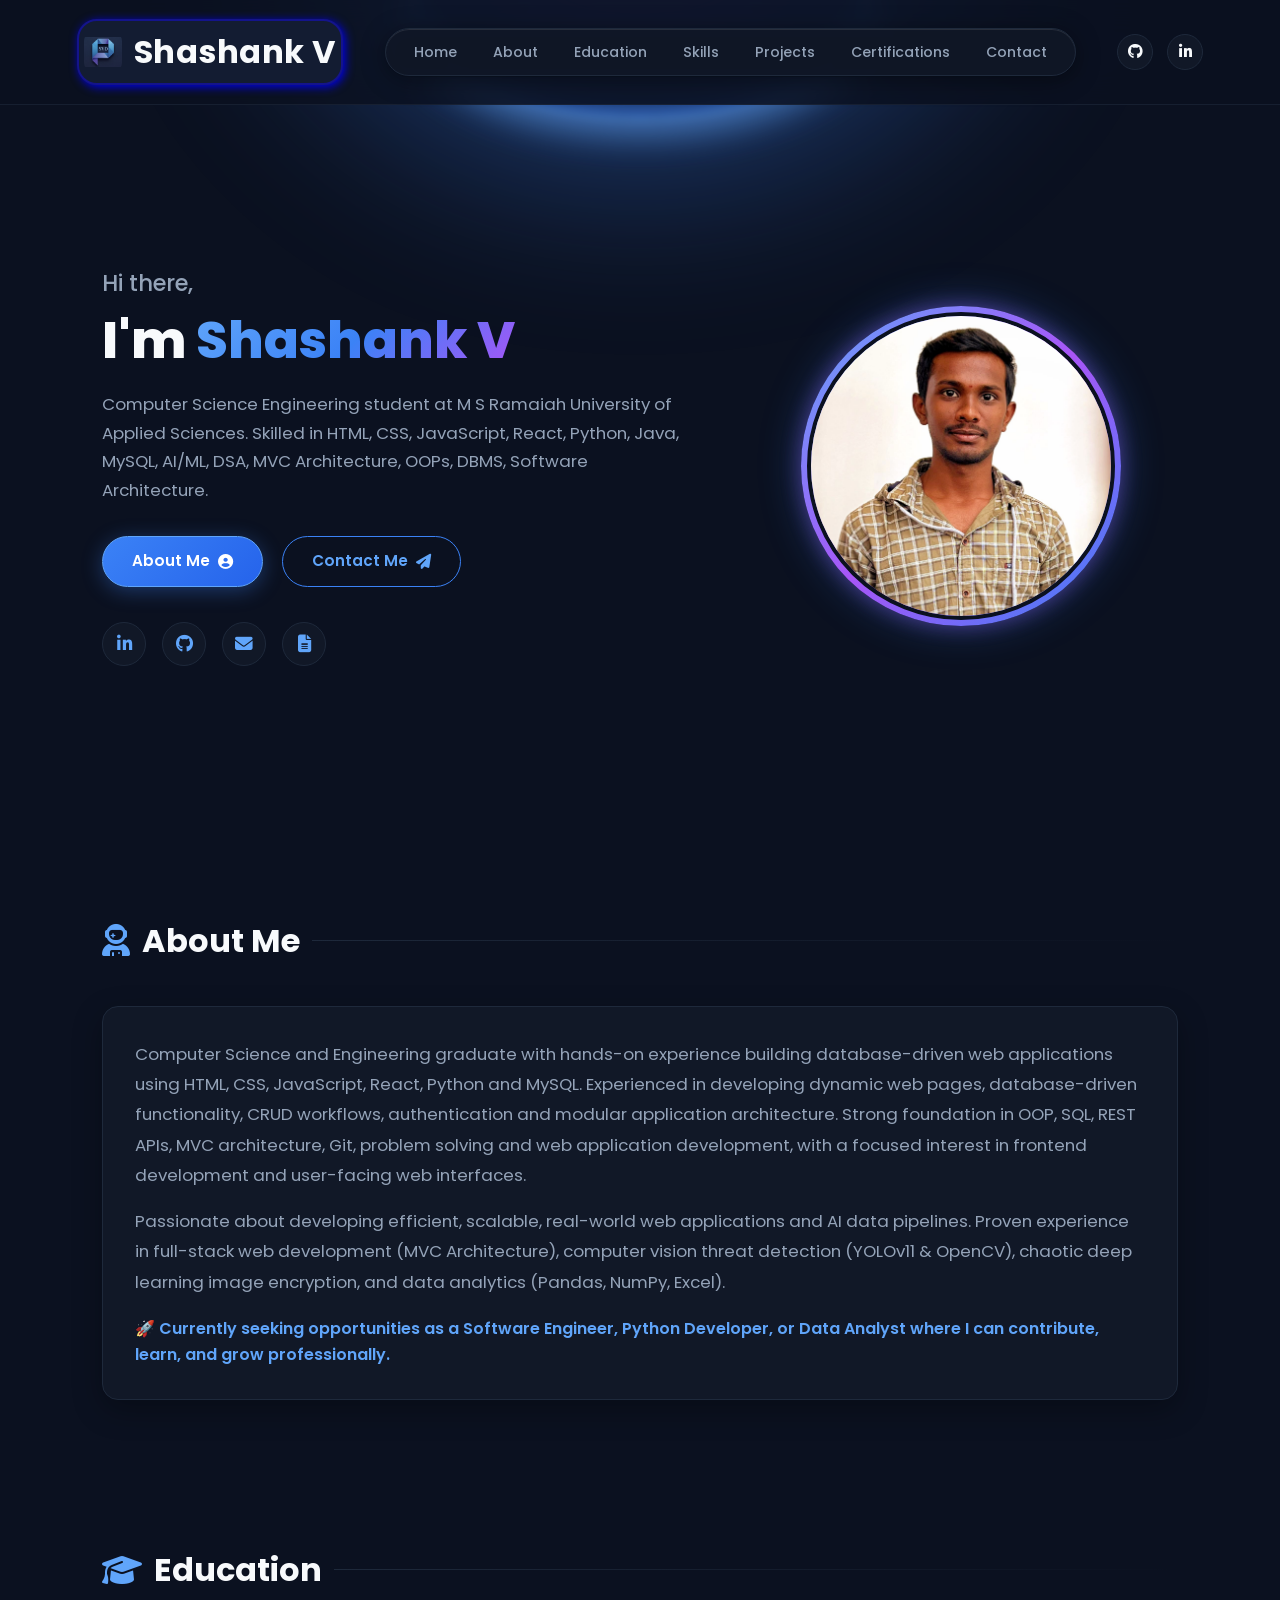
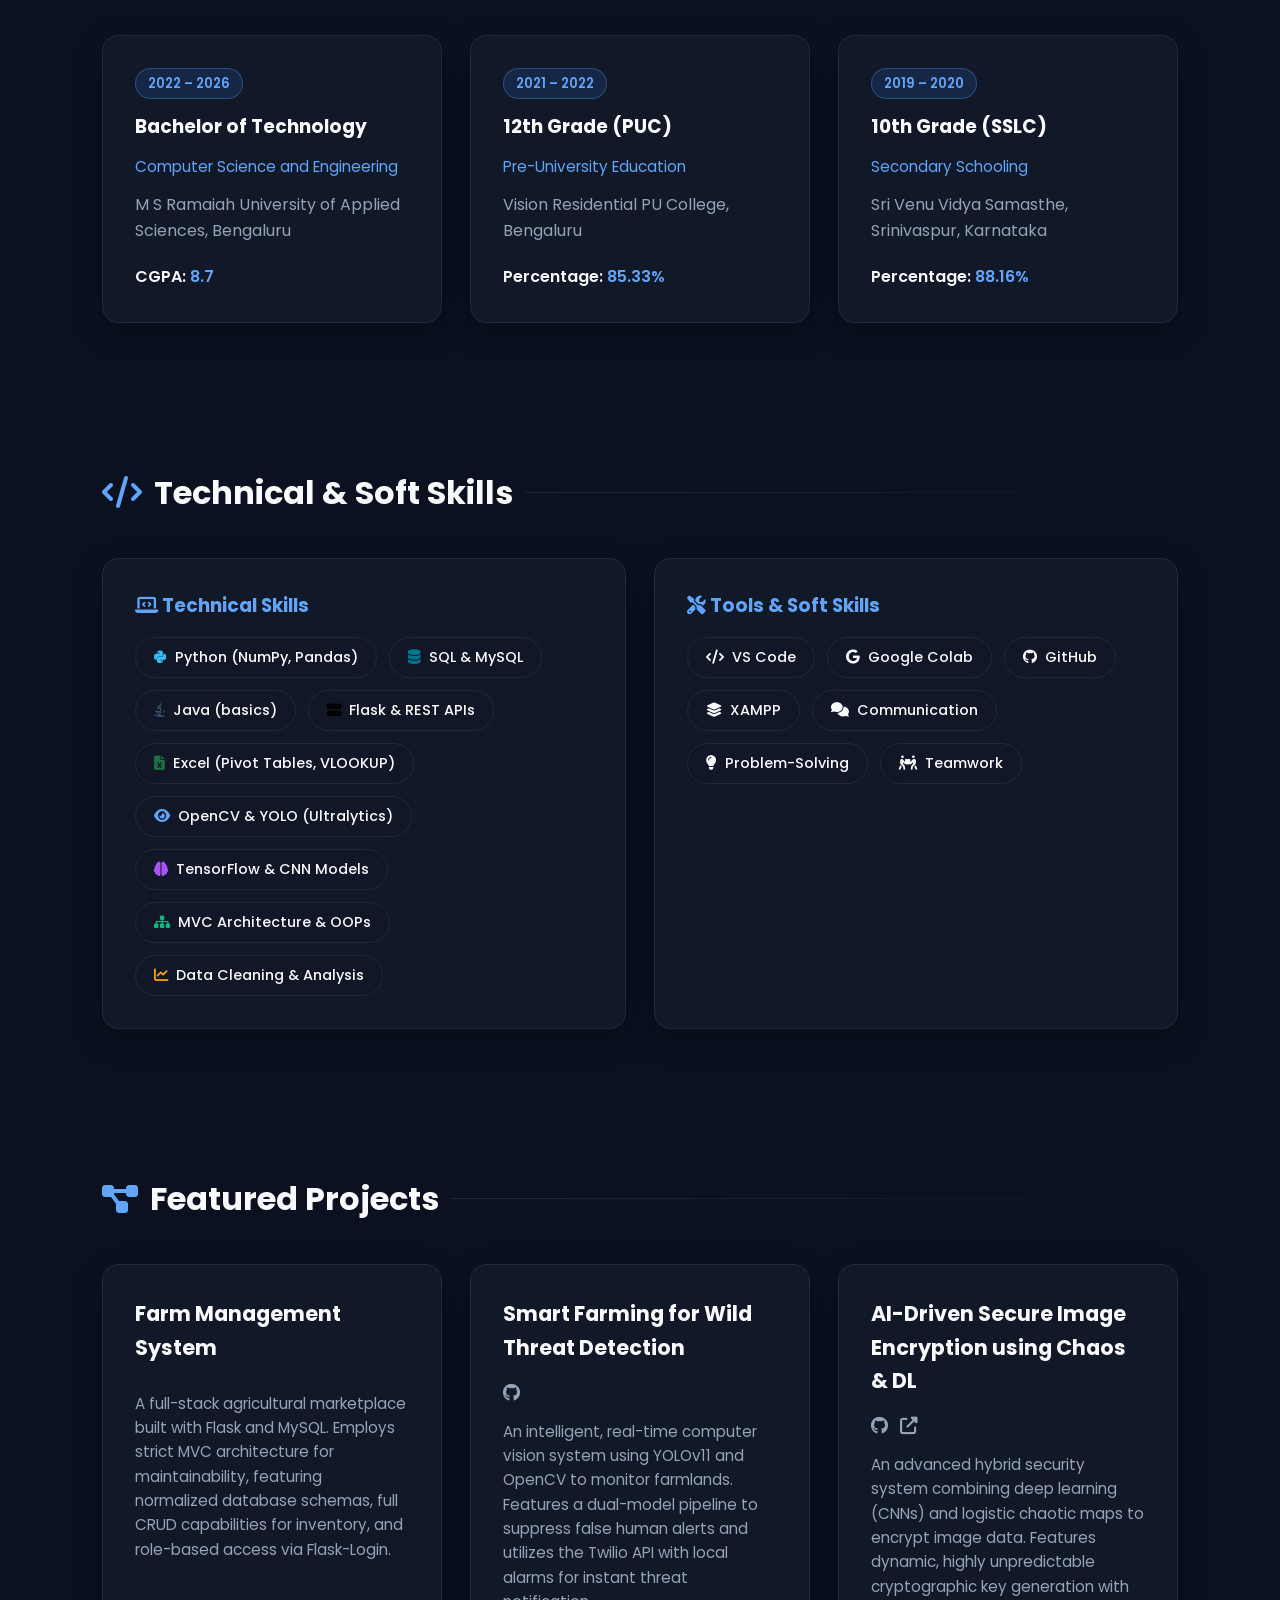
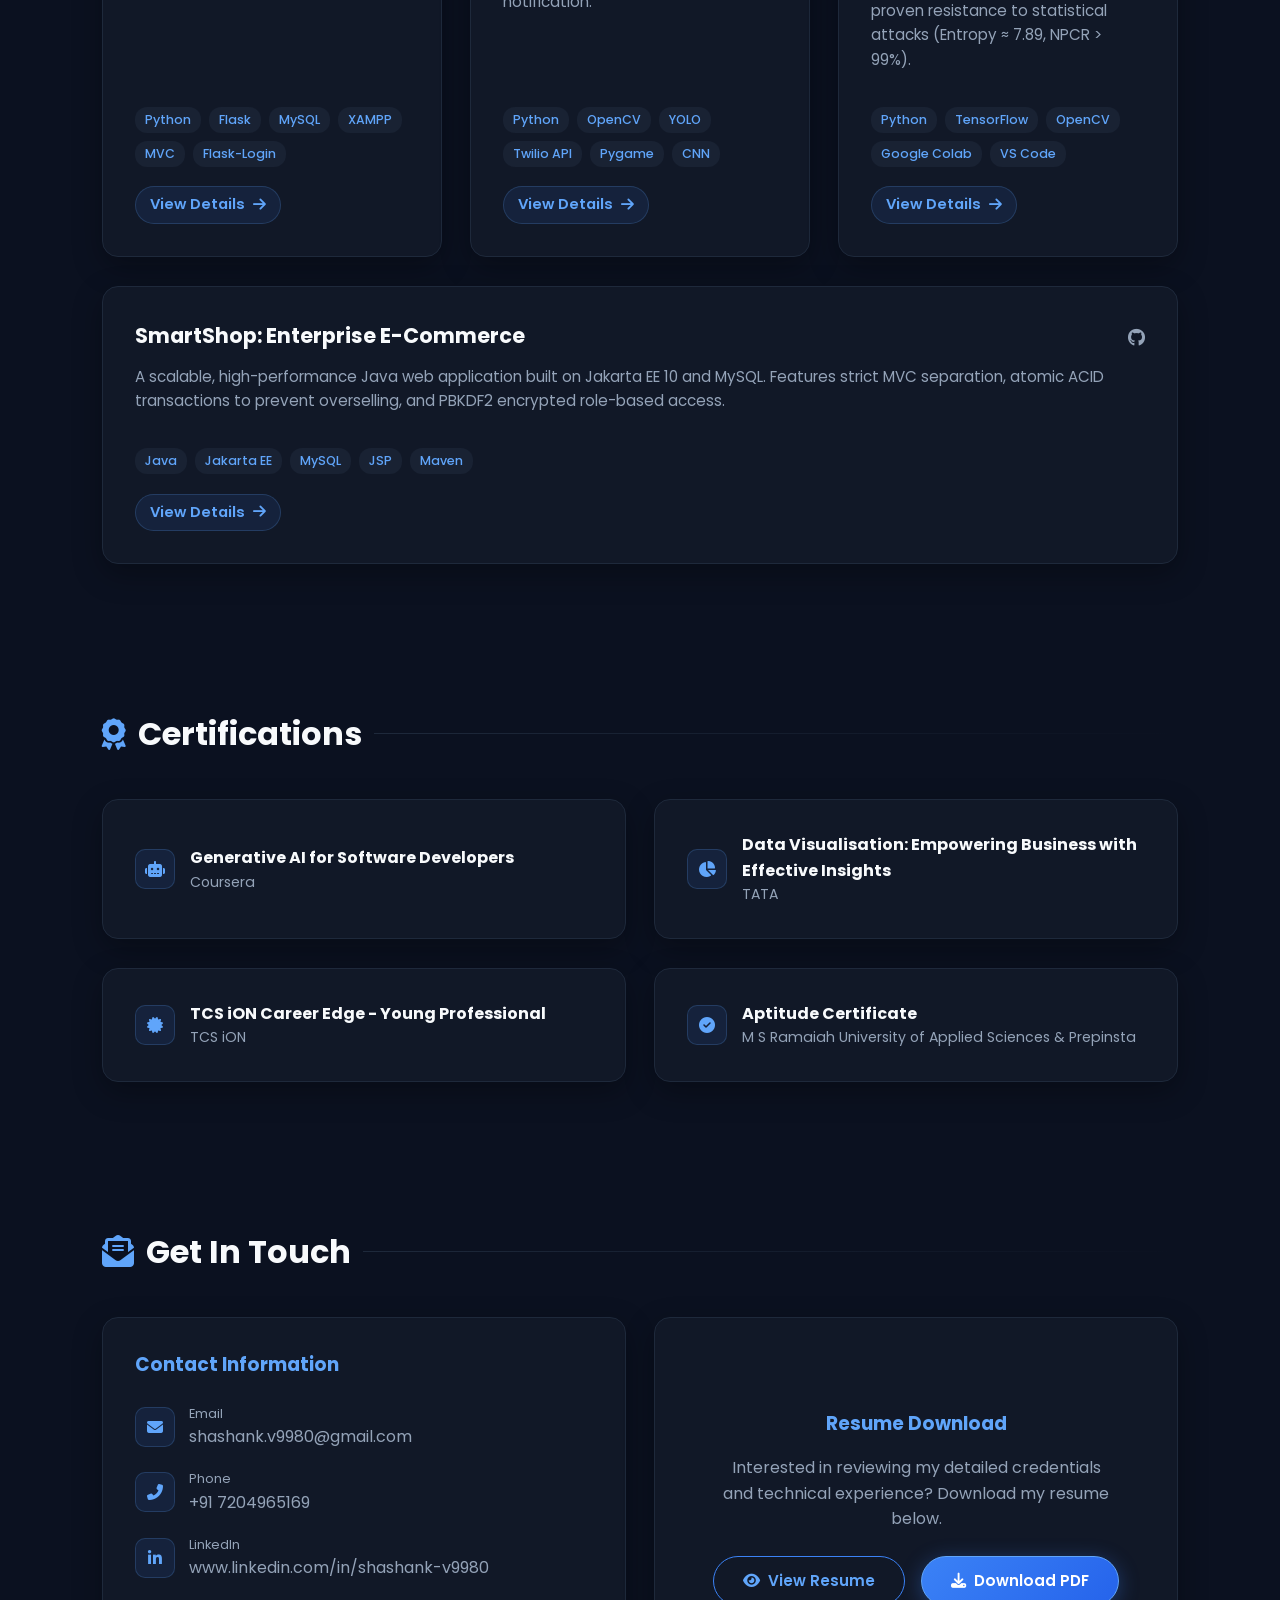
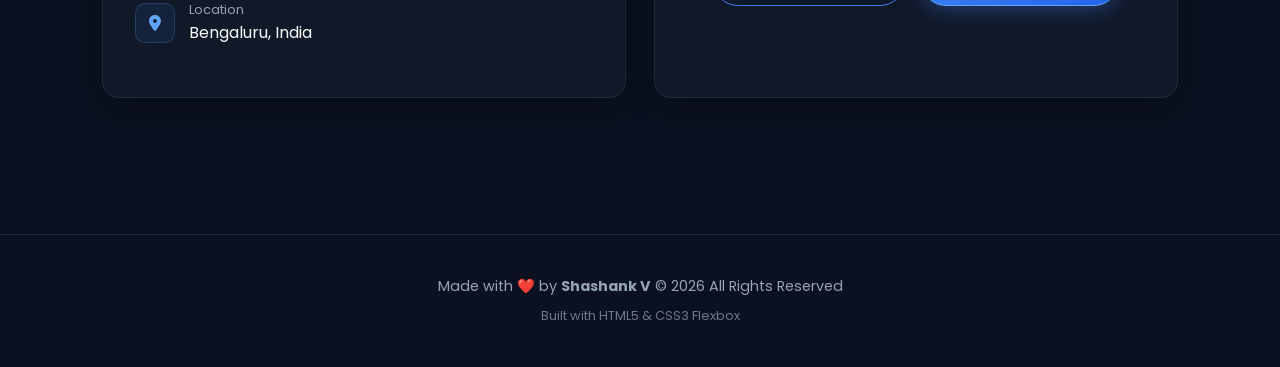
<file: index.html>
<!DOCTYPE html>
<html lang="en">

<head>
    <meta charset="UTF-8">
    <meta name="viewport" content="width=device-width, initial-scale=1.0">
    <title>Shashank V | AI Engineer & Python Developer Portfolio</title>
    <!-- Google Font: Poppins -->
    <link rel="preconnect" href="https://fonts.googleapis.com">
    <link rel="preconnect" href="https://fonts.gstatic.com" crossorigin>
    <link href="https://fonts.googleapis.com/css2?family=Poppins:wght@300;400;500;600;700;800&display=swap"
        rel="stylesheet">
    <!-- Font Awesome Icons -->
    <link rel="stylesheet" href="https://cdnjs.cloudflare.com/ajax/libs/font-awesome/6.4.0/css/all.min.css">
    <!-- Main Stylesheet -->
    <link rel="stylesheet" href="./style.css?v=4">
    <!-- Favicon / Logo Icon -->
    <link rel="icon" href="./images/logo.png">
</head>

<body>

    <!-- ====================================================================
         COSMIC LIGHT ARC PORTAL (Top Glow Effect from Reference Template)
         ==================================================================== -->
    <div class="cosmic-bg-glow"></div>
    <div class="cosmic-ring"></div>

    <!-- ====================================================================
         HEADER & FLEXBOX NAVBAR
         - Top Left: Logo & Name
         - Top Center: Floating Curved Pill Navigation
         - Top Right: Social Quick Links
         ==================================================================== -->
    <header class="header">
        <!-- Top Left Logo -->
        <a href="#home" class="logo-container">
            <img src="./images/logo.png" alt="Shashank V Logo" class="logo-img">
            <span class="logo-text">Shashank V</span>
        </a>

        <!-- Top Center Floating Curved Pill Nav -->
        <nav class="nav-pill">
            <a href="#home" class="nav-link">Home</a>
            <a href="#about" class="nav-link">About</a>
            <a href="#education" class="nav-link">Education</a>
            <a href="#skills" class="nav-link">Skills</a>
            <a href="#projects" class="nav-link">Projects</a>
            <a href="#certifications" class="nav-link">Certifications</a>
            <a href="#contact" class="nav-link">Contact</a>
        </nav>

        <!-- Top Right Social Icons -->
        <div class="header-socials">
            <a href="https://github.com" target="_blank" class="social-icon-btn" title="GitHub">
                <i class="fab fa-github"></i>
            </a>
            <a href="https://www.linkedin.com/in/shashank-v9980" target="_blank" class="social-icon-btn"
                title="LinkedIn">
                <i class="fab fa-linkedin-in"></i>
            </a>
        </div>
    </header>

    <!-- ====================================================================
         HERO SECTION (Flexbox 2-Column Layout)
         ==================================================================== -->
    <section class="hero" id="home">
        <!-- Left Hero Content -->
        <div class="hero-content">
            <h3 class="hero-subtitle">Hi there,</h3>
            <h1 class="hero-title">I'm <span class="name-highlight">Shashank V</span></h1>
            <p class="hero-description">
                Computer Science Engineering student at M S Ramaiah University of Applied Sciences. Skilled in HTML,
                CSS, JavaScript, React, Python,
                Java, MySQL, AI/ML, DSA, MVC Architecture, OOPs, DBMS, Software Architecture.
            </p>

            <!-- Hero Buttons -->
            <div class="hero-buttons">
                <a href="#about" class="btn btn-primary">
                    About Me <i class="fas fa-user-circle"></i>
                </a>
                <a href="#contact" class="btn btn-secondary">
                    Contact Me <i class="fas fa-paper-plane"></i>
                </a>
            </div>

            <!-- Social Media Row -->
            <div class="social-row">
                <a href="https://www.linkedin.com/in/shashank-v9980" target="_blank" class="social-circle"
                    title="LinkedIn"><i class="fab fa-linkedin-in"></i></a>
                <a href="https://github.com" target="_blank" class="social-circle" title="GitHub"><i
                        class="fab fa-github"></i></a>
                <a href="mailto:shashank.v9980@gmail.com" class="social-circle" title="Email"><i
                        class="fas fa-envelope"></i></a>
                <a href="./assets/Shashank_V_Resume.pdf" target="_blank" class="social-circle" title="Resume"><i
                        class="fas fa-file-alt"></i></a>
            </div>
        </div>

        <!-- Right Hero Image (Circular Glowing Avatar Frame) -->
        <div class="hero-image-container">
            <div class="avatar-frame">
                <img src="./images/shashank.jpg" alt="Shashank V Profile" class="avatar-img">
            </div>
        </div>
    </section>

    <!-- ====================================================================
         ABOUT SECTION
         ==================================================================== -->
    <section class="section" id="about">
        <h2 class="section-title"><i class="fas fa-user-astronaut" style="color: var(--bright-blue);"></i> About Me</h2>
        <div class="card">
            <p style="color: var(--secondary-text); font-size: 1.05rem; line-height: 1.8;">
                Computer Science and Engineering graduate with hands-on experience building database-driven web
                applications using HTML, CSS, JavaScript, React, Python and MySQL. Experienced in developing dynamic
                web pages, database-driven functionality, CRUD workflows, authentication and modular application
                architecture. Strong foundation in OOP, SQL, REST APIs, MVC architecture, Git, problem solving and web
                application development, with a focused interest in frontend development and user-facing web
                interfaces.
            </p>
            <p style="color: var(--secondary-text); font-size: 1.05rem; line-height: 1.8; margin-top: 1rem;">
                Passionate about developing efficient, scalable, real-world web applications and AI data pipelines.
                Proven experience in full-stack web development (MVC Architecture), computer vision threat detection
                (YOLOv11 & OpenCV), chaotic deep learning image encryption, and data analytics (Pandas, NumPy, Excel).
            </p>
            <p style="color: var(--bright-blue); font-weight: 600; margin-top: 1.2rem;">
                🚀 Currently seeking opportunities as a Software Engineer, Python Developer, or Data Analyst where I can
                contribute, learn, and grow professionally.
            </p>
        </div>
    </section>

    <!-- ====================================================================
         EDUCATION SECTION (Flexbox Grid)
         ==================================================================== -->
    <section class="section" id="education">
        <h2 class="section-title"><i class="fas fa-graduation-cap" style="color: var(--bright-blue);"></i> Education
        </h2>
        <div class="flex-grid">
            <!-- Degree -->
            <div class="card flex-col-3 timeline-card">
                <span class="badge">2022 – 2026</span>
                <h3 style="color: var(--text-color);">Bachelor of Technology</h3>
                <p style="color: var(--bright-blue); font-size: 0.95rem;">Computer Science and Engineering</p>
                <p style="color: var(--secondary-text);">M S Ramaiah University of Applied Sciences, Bengaluru</p>
                <div style="margin-top: 0.5rem; font-weight: 600; color: var(--text-color);">
                    CGPA: <span style="color: var(--bright-blue);">8.7</span>
                </div>
            </div>

            <!-- 12th Standard -->
            <div class="card flex-col-3 timeline-card">
                <span class="badge">2021 – 2022</span>
                <h3 style="color: var(--text-color);">12th Grade (PUC)</h3>
                <p style="color: var(--bright-blue); font-size: 0.95rem;">Pre-University Education</p>
                <p style="color: var(--secondary-text);">Vision Residential PU College, Bengaluru</p>
                <div style="margin-top: 0.5rem; font-weight: 600; color: var(--text-color);">
                    Percentage: <span style="color: var(--bright-blue);">85.33%</span>
                </div>
            </div>

            <!-- 10th Standard -->
            <div class="card flex-col-3 timeline-card">
                <span class="badge">2019 – 2020</span>
                <h3 style="color: var(--text-color);">10th Grade (SSLC)</h3>
                <p style="color: var(--bright-blue); font-size: 0.95rem;">Secondary Schooling</p>
                <p style="color: var(--secondary-text);">Sri Venu Vidya Samasthe, Srinivaspur, Karnataka</p>
                <div style="margin-top: 0.5rem; font-weight: 600; color: var(--text-color);">
                    Percentage: <span style="color: var(--bright-blue);">88.16%</span>
                </div>
            </div>
        </div>
    </section>

    <!-- ====================================================================
         SKILLS SECTION
         ==================================================================== -->
    <section class="section" id="skills">
        <h2 class="section-title"><i class="fas fa-code" style="color: var(--bright-blue);"></i> Technical & Soft Skills
        </h2>
        <div class="flex-grid">
            <!-- Technical Skills -->
            <div class="card flex-col-2">
                <h3 style="margin-bottom: 1rem; color: var(--bright-blue);"><i class="fas fa-laptop-code"></i> Technical
                    Skills</h3>
                <div class="skills-container">
                    <span class="skill-tag"><i class="fab fa-python" style="color: #38BDF8;"></i> Python (NumPy,
                        Pandas)</span>
                    <span class="skill-tag"><i class="fas fa-database" style="color: #00758F;"></i> SQL & MySQL</span>
                    <span class="skill-tag"><i class="fab fa-java" style="color: #5382A1;"></i> Java (basics)</span>
                    <span class="skill-tag"><i class="fas fa-server" style="color: #000000;"></i> Flask & REST
                        APIs</span>
                    <span class="skill-tag"><i class="fas fa-file-excel" style="color: #1D6F42;"></i> Excel (Pivot
                        Tables, VLOOKUP)</span>
                    <span class="skill-tag"><i class="fas fa-eye" style="color: #60A5FA;"></i> OpenCV & YOLO
                        (Ultralytics)</span>
                    <span class="skill-tag"><i class="fas fa-brain" style="color: #A855F7;"></i> TensorFlow & CNN
                        Models</span>
                    <span class="skill-tag"><i class="fas fa-sitemap" style="color: #10B981;"></i> MVC Architecture &
                        OOPs</span>
                    <span class="skill-tag"><i class="fas fa-chart-line" style="color: #F59E0B;"></i> Data Cleaning &
                        Analysis</span>
                </div>
            </div>

            <!-- Soft Skills & Tools -->
            <div class="card flex-col-2">
                <h3 style="margin-bottom: 1rem; color: var(--bright-blue);"><i class="fas fa-tools"></i> Tools & Soft
                    Skills</h3>
                <div class="skills-container">
                    <span class="skill-tag"><i class="fas fa-code"></i> VS Code</span>
                    <span class="skill-tag"><i class="fab fa-google"></i> Google Colab</span>
                    <span class="skill-tag"><i class="fab fa-github"></i> GitHub</span>
                    <span class="skill-tag"><i class="fas fa-layer-group"></i> XAMPP</span>
                    <span class="skill-tag"><i class="fas fa-comments"></i> Communication</span>
                    <span class="skill-tag"><i class="fas fa-lightbulb"></i> Problem-Solving</span>
                    <span class="skill-tag"><i class="fas fa-people-carry"></i> Teamwork</span>
                </div>
            </div>
        </div>
    </section>

    <!-- PROJECTS SECTION -->
    <section class="section" id="projects">
        <h2 class="section-title"><i class="fas fa-project-diagram" style="color: var(--bright-blue);"></i> Featured
            Projects</h2>
        <div class="flex-grid">

            <!-- Project 1: Farm Management System -->
            <div class="card flex-col-3 project-card">
                <div>
                    <div class="project-header">
                        <h3 class="project-title" style="margin-bottom: 0;">
                            <a href="./project.html#project1" class="project-title-link">Farm Management System</a>
                        </h3>
                        <div class="project-icon-links">
                            <!--<a href="#" target="_blank" title="GitHub Repository" class="project-icon-link"><i
                                    class="fab fa-github"></i></a>
                            <a href="#" target="_blank" title="Live Project" class="project-icon-link"><i
                                    class="fas fa-external-link-alt"></i></a>-->
                        </div>
                    </div>
                    <p class="project-desc" style="margin-top: 0.8rem;">
                        A full-stack agricultural marketplace built with Flask and MySQL. Employs strict MVC
                        architecture for maintainability, featuring normalized database schemas, full CRUD capabilities
                        for inventory, and role-based access via Flask-Login.
                    </p>
                </div>
                <div>
                    <div class="tech-stack">
                        <span class="tech-badge">Python</span>
                        <span class="tech-badge">Flask</span>
                        <span class="tech-badge">MySQL</span>
                        <span class="tech-badge">XAMPP</span>
                        <span class="tech-badge">MVC</span>
                        <span class="tech-badge">Flask-Login</span>
                    </div>
                    <div style="margin-top: 1.2rem;">
                        <a href="./project.html#project1" class="project-link-btn">
                            View Details <i class="fas fa-arrow-right"></i>
                        </a>
                    </div>
                </div>
            </div>

            <!-- Project 2: Smart Farming for Wild Threat Detection -->
            <div class="card flex-col-3 project-card">
                <div>
                    <div class="project-header">
                        <h3 class="project-title" style="margin-bottom: 0;">
                            <a href="./project.html#project2" class="project-title-link">Smart Farming for Wild Threat
                                Detection</a>
                        </h3>
                        <div class="project-icon-links">
                            <a href="https://github.com/Shashank-v19/git-Smart-Farming-for-Wild-Threat-Detection"
                                target="_blank" title="GitHub Repository" class="project-icon-link"><i
                                    class="fab fa-github"></i></a>
                            <!--<a href="#" target="_blank" title="Live Project" class="project-icon-link"><i
                                    class="fas fa-external-link-alt"></i></a> -->
                        </div>
                    </div>
                    <p class="project-desc" style="margin-top: 0.8rem;">
                        An intelligent, real-time computer vision system using YOLOv11 and OpenCV to monitor farmlands.
                        Features a dual-model pipeline to suppress false human alerts and utilizes the Twilio API with
                        local alarms for instant threat notification.
                    </p>
                </div>
                <div>
                    <div class="tech-stack">
                        <span class="tech-badge">Python</span>
                        <span class="tech-badge">OpenCV</span>
                        <span class="tech-badge">YOLO</span>
                        <span class="tech-badge">Twilio API</span>
                        <span class="tech-badge">Pygame</span>
                        <span class="tech-badge">CNN</span>
                    </div>
                    <div style="margin-top: 1.2rem;">
                        <a href="./project.html#project2" class="project-link-btn">
                            View Details <i class="fas fa-arrow-right"></i>
                        </a>
                    </div>
                </div>
            </div>

            <!-- Project 3: AI-Driven Secure Image Encryption -->
            <div class="card flex-col-3 project-card">
                <div>
                    <div class="project-header">
                        <h3 class="project-title" style="margin-bottom: 0;">
                            <a href="./project.html#project3" class="project-title-link">AI-Driven Secure Image
                                Encryption using Chaos & DL</a>
                        </h3>
                        <div class="project-icon-links">
                            <a href="https://github.com/Shashank-v19/Sentinel-crypto" target="_blank"
                                title="GitHub Repository" class="project-icon-link"><i class="fab fa-github"></i></a>
                            <a href="https://sentinel-crypto-psxz.vercel.app/" target="_blank" title="Live Project"
                                class="project-icon-link"><i class="fas fa-external-link-alt"></i></a>
                        </div>
                    </div>
                    <p class="project-desc" style="margin-top: 0.8rem;">
                        An advanced hybrid security system combining deep learning (CNNs) and logistic chaotic maps to
                        encrypt image data. Features dynamic, highly unpredictable cryptographic key generation with
                        proven resistance to statistical attacks (Entropy ≈ 7.89, NPCR > 99%).
                    </p>
                </div>
                <div>
                    <div class="tech-stack">
                        <span class="tech-badge">Python</span>
                        <span class="tech-badge">TensorFlow</span>
                        <span class="tech-badge">OpenCV</span>
                        <span class="tech-badge">Google Colab</span>
                        <span class="tech-badge">VS Code</span>
                    </div>
                    <div style="margin-top: 1.2rem;">
                        <a href="./project.html#project3" class="project-link-btn">
                            View Details <i class="fas fa-arrow-right"></i>
                        </a>
                    </div>
                </div>
            </div>

            <!-- Project 4: SmartShop E-Commerce -->
            <div class="card flex-col-3 project-card">
                <div>
                    <div class="project-header">
                        <h3 class="project-title" style="margin-bottom: 0;">
                            <a href="./project.html#project4" class="project-title-link">SmartShop: Enterprise
                                E-Commerce</a>
                        </h3>
                        <div class="project-icon-links">
                            <a href="https://github.com/Shashank-v19/SMARTSHOP" target="_blank"
                                title="GitHub Repository" class="project-icon-link"><i class="fab fa-github"></i></a>
                            <!-- <a href="#" target="_blank" title="Live Project" class="project-icon-link"><i class="fas fa-external-link-alt"></i></a>-->
                        </div>
                    </div>
                    <p class="project-desc" style="margin-top: 0.8rem;">
                        A scalable, high-performance Java web application built on Jakarta EE 10 and MySQL. Features
                        strict MVC separation, atomic ACID transactions to prevent overselling, and PBKDF2 encrypted
                        role-based access.
                    </p>
                </div>
                <div>
                    <div class="tech-stack">
                        <span class="tech-badge">Java</span>
                        <span class="tech-badge">Jakarta EE</span>
                        <span class="tech-badge">MySQL</span>
                        <span class="tech-badge">JSP</span>
                        <span class="tech-badge">Maven</span>
                    </div>
                    <div style="margin-top: 1.2rem;">
                        <a href="./project.html#project4" class="project-link-btn">
                            View Details <i class="fas fa-arrow-right"></i>
                        </a>
                    </div>
                </div>
            </div>

        </div>
    </section>



    <!-- ====================================================================
         CERTIFICATIONS SECTION
         ==================================================================== -->
    <section class="section" id="certifications">
        <h2 class="section-title"><i class="fas fa-award" style="color: var(--bright-blue);"></i> Certifications</h2>
        <div class="flex-grid">
            <!-- 1. Generative AI for Software Developers -->
            <a href="./assets/Generative AI.pdf" target="_blank" rel="noopener noreferrer" class="card flex-col-2"
                style="display: flex; align-items: center; gap: 15px; text-decoration: none;">
                <div class="contact-icon"><i class="fas fa-robot"></i></div>
                <div>
                    <h4 style="color: var(--text-color);">Generative AI for Software Developers</h4>
                    <p style="color: var(--secondary-text); font-size: 0.88rem;">Coursera</p>
                </div>
            </a>

            <!-- 2. Data Visualisation: Empowering Business with Effective Insights -->
            <a href="./assets/Shashank data visualisation certificate.pdf" target="_blank" rel="noopener noreferrer"
                class="card flex-col-2" style="display: flex; align-items: center; gap: 15px; text-decoration: none;">
                <div class="contact-icon"><i class="fas fa-chart-pie"></i></div>
                <div>
                    <h4 style="color: var(--text-color);">Data Visualisation: Empowering Business with Effective
                        Insights</h4>
                    <p style="color: var(--secondary-text); font-size: 0.88rem;">TATA</p>
                </div>
            </a>

            <!-- 3. TCS iON Career Edge - Young Professional -->
            <a href="./assets/TCS iON Career Edge - Young Professional.pdf" target="_blank" rel="noopener noreferrer"
                class="card flex-col-2" style="display: flex; align-items: center; gap: 15px; text-decoration: none;">
                <div class="contact-icon"><i class="fas fa-certificate"></i></div>
                <div>
                    <h4 style="color: var(--text-color);">TCS iON Career Edge - Young Professional</h4>
                    <p style="color: var(--secondary-text); font-size: 0.88rem;">TCS iON</p>
                </div>
            </a>

            <!-- 4. Aptitude Certificate -->
            <a href="./assets/prepinsta certificate.pdf" target="_blank" rel="noopener noreferrer"
                class="card flex-col-2" style="display: flex; align-items: center; gap: 15px; text-decoration: none;">
                <div class="contact-icon"><i class="fas fa-check-circle"></i></div>
                <div>
                    <h4 style="color: var(--text-color);">Aptitude Certificate</h4>
                    <p style="color: var(--secondary-text); font-size: 0.88rem;">M S Ramaiah University of Applied
                        Sciences & Prepinsta</p>
                </div>
            </a>
        </div>
    </section>

    <!-- ====================================================================
         CONTACT & RESUME SECTION
         ==================================================================== -->
    <section class="section" id="contact">
        <h2 class="section-title"><i class="fas fa-envelope-open-text" style="color: var(--bright-blue);"></i> Get In
            Touch</h2>
        <div class="flex-grid">
            <div class="card flex-col-2">
                <h3 style="margin-bottom: 1.5rem; color: var(--bright-blue);">Contact Information</h3>
                <a href="mailto:shashank.v9980@gmail.com" class="contact-item">
                    <div class="contact-icon"><i class="fas fa-envelope"></i></div>
                    <div>
                        <div style="font-size: 0.8rem; color: var(--secondary-text);">Email</div>
                        <div>shashank.v9980@gmail.com</div>
                    </div>
                </a>
                <a href="tel:+917204965169" class="contact-item">
                    <div class="contact-icon"><i class="fas fa-phone-alt"></i></div>
                    <div>
                        <div style="font-size: 0.8rem; color: var(--secondary-text);">Phone</div>
                        <div>+91 7204965169</div>
                    </div>
                </a>
                <a href="https://www.linkedin.com/in/shashank-v9980" target="_blank" class="contact-item">
                    <div class="contact-icon"><i class="fab fa-linkedin-in"></i></div>
                    <div>
                        <div style="font-size: 0.8rem; color: var(--secondary-text);">LinkedIn</div>
                        <div>www.linkedin.com/in/shashank-v9980</div>
                    </div>
                </a>
                <div class="contact-item">
                    <div class="contact-icon"><i class="fas fa-map-marker-alt"></i></div>
                    <div>
                        <div style="font-size: 0.8rem; color: var(--secondary-text);">Location</div>
                        <div style="color: var(--text-color);">Bengaluru, India</div>
                    </div>
                </div>
            </div>

            <div class="card flex-col-2"
                style="display: flex; flex-direction: column; justify-content: center; align-items: center; text-align: center;">
                <h3 style="margin-bottom: 1rem; color: var(--bright-blue);">Resume Download</h3>
                <p style="color: var(--secondary-text); margin-bottom: 1.5rem; max-width: 400px;">
                    Interested in reviewing my detailed credentials and technical experience? Download my resume below.
                </p>
                <div style="display: flex; gap: 1rem; flex-wrap: wrap; justify-content: center;">
                    <a href="./assets/Shashank_V_Resume.pdf" target="_blank" class="btn btn-secondary">
                        <i class="fas fa-eye"></i> View Resume
                    </a>
                    <a href="./assets/Shashank_V_Resume.pdf" download="" class="btn btn-primary">
                        <i class="fas fa-download"></i> Download PDF
                    </a>
                </div>
            </div>
        </div>
    </section>

    <!-- ====================================================================
         FOOTER
         ==================================================================== -->
    <footer class="footer">
        <p>Made with ❤️ by <strong>Shashank V</strong> © 2026 All Rights Reserved</p>
        <p style="margin-top: 0.5rem; font-size: 0.8rem; opacity: 0.7;">
            Built with HTML5 & CSS3 Flexbox
        </p>
    </footer>

</body>

</html>
</file>
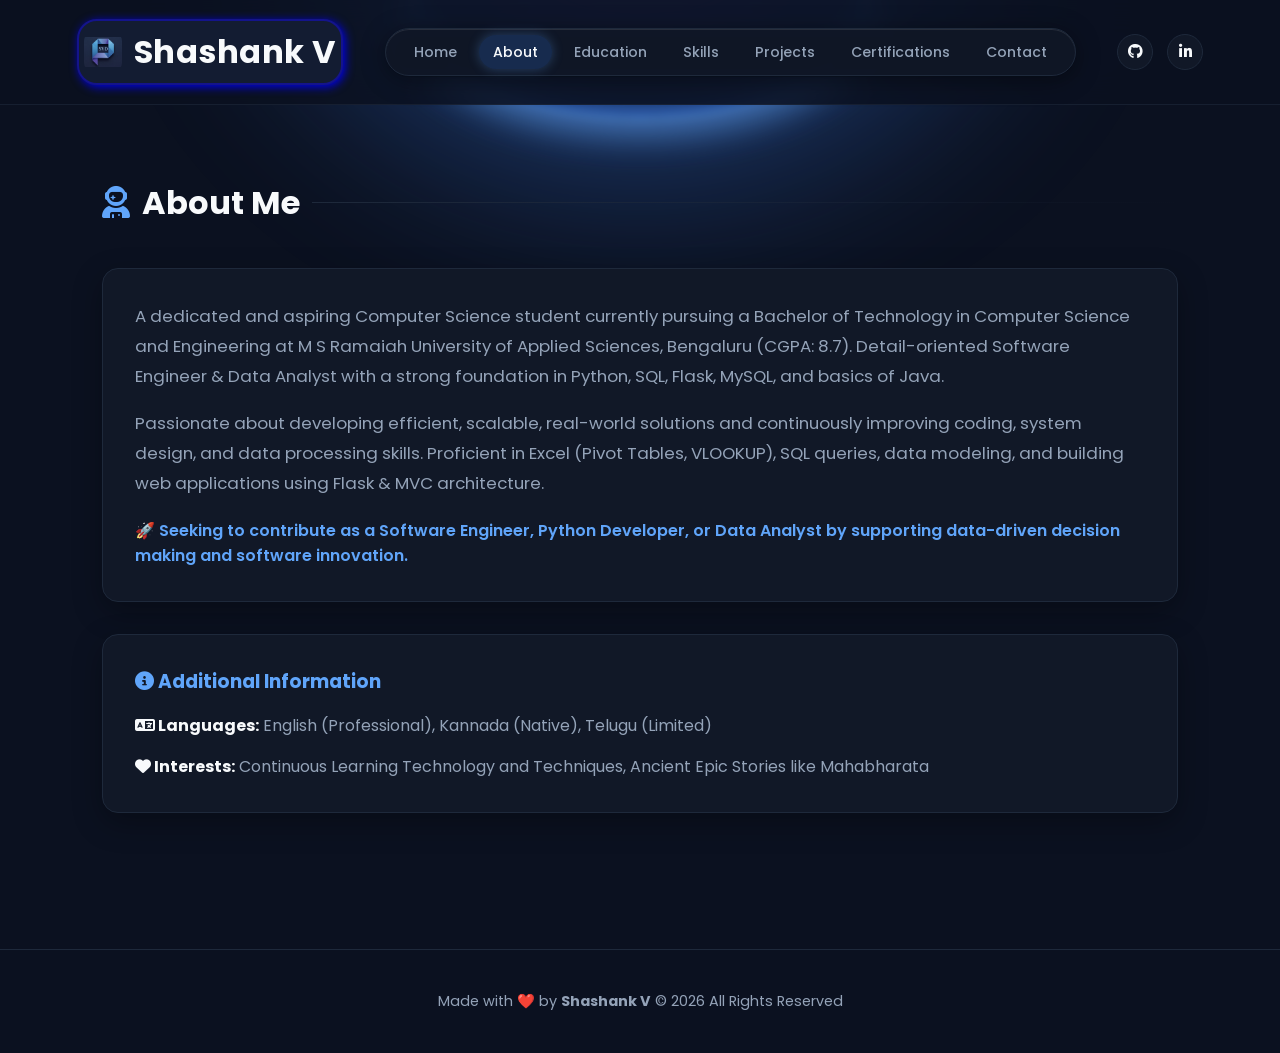
<file: about.html>
<!DOCTYPE html>
<html lang="en">
<head>
    <meta charset="UTF-8">
    <meta name="viewport" content="width=device-width, initial-scale=1.0">
    <title>About Me | Shashank V</title>
    <link rel="preconnect" href="https://fonts.googleapis.com">
    <link rel="preconnect" href="https://fonts.gstatic.com" crossorigin>
    <link href="https://fonts.googleapis.com/css2?family=Poppins:wght@300;400;500;600;700;800&display=swap" rel="stylesheet">
    <link rel="stylesheet" href="https://cdnjs.cloudflare.com/ajax/libs/font-awesome/6.4.0/css/all.min.css">
    <link rel="stylesheet" href="./style.css">
    <link rel="icon" href="./images/logo.png">
</head>
<body>
    <div class="cosmic-bg-glow"></div>
    <div class="cosmic-ring"></div>

    <header class="header">
        <a href="./index.html" class="logo-container">
            <img src="./images/logo.png" alt="Shashank V Logo" class="logo-img">
            <span class="logo-text">Shashank V</span>
        </a>
        <nav class="nav-pill">
            <a href="./index.html#home" class="nav-link">Home</a>
            <a href="./index.html#about" class="nav-link active">About</a>
            <a href="./index.html#education" class="nav-link">Education</a>
            <a href="./index.html#skills" class="nav-link">Skills</a>
            <a href="./index.html#projects" class="nav-link">Projects</a>
            <a href="./index.html#certifications" class="nav-link">Certifications</a>
            <a href="./index.html#contact" class="nav-link">Contact</a>
        </nav>
        <div class="header-socials">
            <a href="https://github.com" target="_blank" class="social-icon-btn" title="GitHub"><i class="fab fa-github"></i></a>
            <a href="https://www.linkedin.com/in/shashank-v9980" target="_blank" class="social-icon-btn" title="LinkedIn"><i class="fab fa-linkedin-in"></i></a>
        </div>
    </header>

    <section class="section" id="abt">
        <h2 class="section-title"><i class="fas fa-user-astronaut" style="color: var(--bright-blue);"></i> About Me</h2>
        <div class="card" style="margin-bottom: 2rem;">
            <p style="color: var(--secondary-text); font-size: 1.05rem; line-height: 1.8;">
                A dedicated and aspiring Computer Science student currently pursuing a Bachelor of Technology in Computer Science and Engineering at M S Ramaiah University of Applied Sciences, Bengaluru (CGPA: 8.7). Detail-oriented Software Engineer & Data Analyst with a strong foundation in Python, SQL, Flask, MySQL, and basics of Java.
            </p>
            <p style="color: var(--secondary-text); font-size: 1.05rem; line-height: 1.8; margin-top: 1rem;">
                Passionate about developing efficient, scalable, real-world solutions and continuously improving coding, system design, and data processing skills. Proficient in Excel (Pivot Tables, VLOOKUP), SQL queries, data modeling, and building web applications using Flask & MVC architecture.
            </p>
            <p style="color: var(--bright-blue); font-weight: 600; margin-top: 1.2rem;">
                🚀 Seeking to contribute as a Software Engineer, Python Developer, or Data Analyst by supporting data-driven decision making and software innovation.
            </p>
        </div>

        <div class="card">
            <h3 style="color: var(--bright-blue); margin-bottom: 1rem;"><i class="fas fa-info-circle"></i> Additional Information</h3>
            <div style="display: flex; flex-direction: column; gap: 1rem; color: var(--secondary-text);">
                <div>
                    <strong style="color: var(--text-color);"><i class="fas fa-language"></i> Languages:</strong> 
                    English (Professional), Kannada (Native), Telugu (Limited)
                </div>
                <div>
                    <strong style="color: var(--text-color);"><i class="fas fa-heart"></i> Interests:</strong> 
                    Continuous Learning Technology and Techniques, Ancient Epic Stories like Mahabharata
                </div>
            </div>
        </div>
    </section>

    <footer class="footer">
        <p>Made with ❤️ by <strong>Shashank V</strong> © 2026 All Rights Reserved</p>
    </footer>
</body>
</html>
</file>
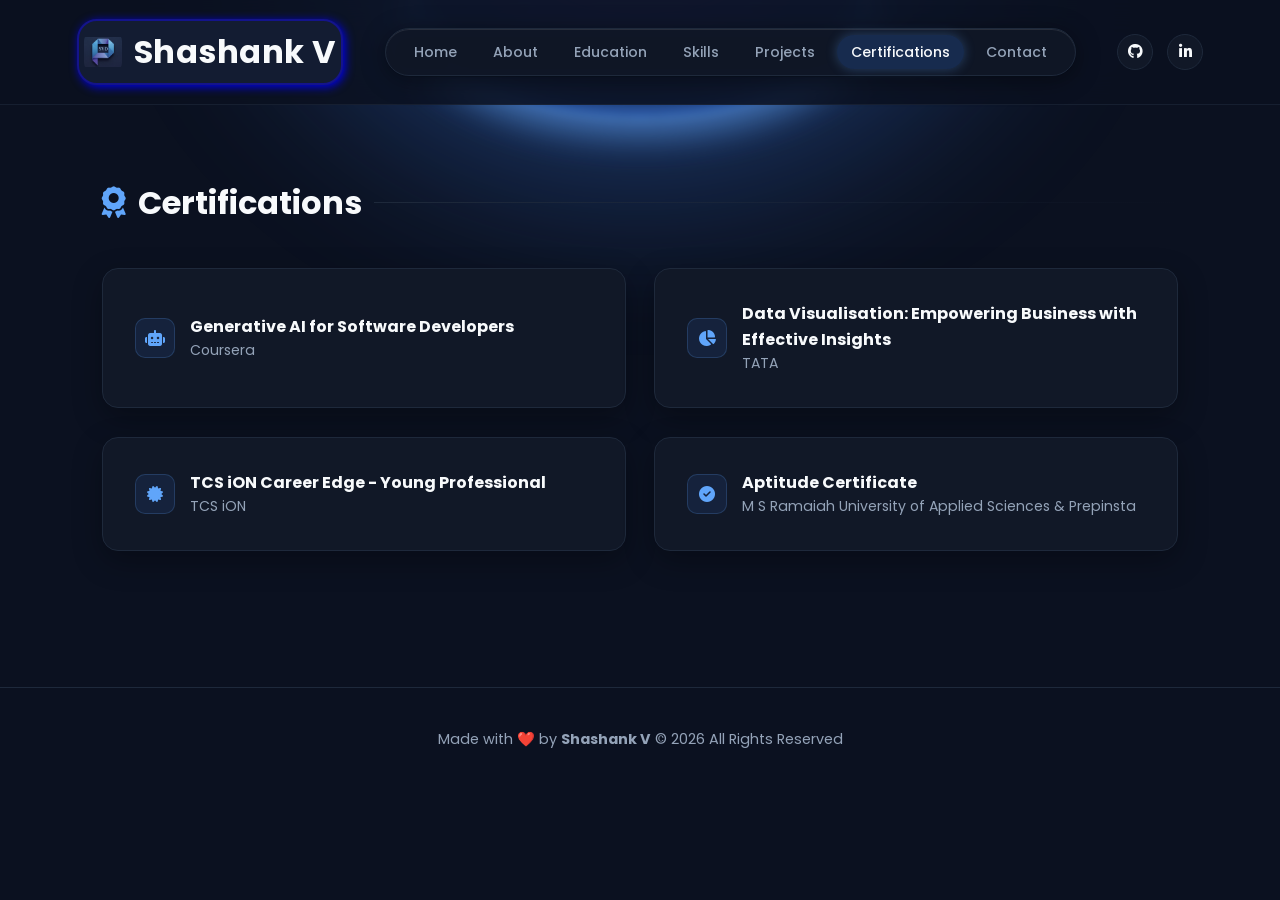
<file: certification.html>
<!DOCTYPE html>
<html lang="en">
<head>
    <meta charset="UTF-8">
    <meta name="viewport" content="width=device-width, initial-scale=1.0">
    <title>Certifications | Shashank V</title>
    <link rel="preconnect" href="https://fonts.googleapis.com">
    <link rel="preconnect" href="https://fonts.gstatic.com" crossorigin>
    <link href="https://fonts.googleapis.com/css2?family=Poppins:wght@300;400;500;600;700;800&display=swap" rel="stylesheet">
    <link rel="stylesheet" href="https://cdnjs.cloudflare.com/ajax/libs/font-awesome/6.4.0/css/all.min.css">
    <link rel="stylesheet" href="./style.css">
    <link rel="icon" href="./images/logo.png">
</head>
<body>
    <div class="cosmic-bg-glow"></div>
    <div class="cosmic-ring"></div>

    <header class="header">
        <a href="./index.html" class="logo-container">
            <img src="./images/logo.png" alt="Shashank V Logo" class="logo-img">
            <span class="logo-text">Shashank V</span>
        </a>
        <nav class="nav-pill">
            <a href="./index.html#home" class="nav-link">Home</a>
            <a href="./index.html#about" class="nav-link">About</a>
            <a href="./index.html#education" class="nav-link">Education</a>
            <a href="./index.html#skills" class="nav-link">Skills</a>
            <a href="./index.html#projects" class="nav-link">Projects</a>
            <a href="./index.html#certifications" class="nav-link active">Certifications</a>
            <a href="./index.html#contact" class="nav-link">Contact</a>
        </nav>
        <div class="header-socials">
            <a href="https://github.com" target="_blank" class="social-icon-btn" title="GitHub"><i class="fab fa-github"></i></a>
            <a href="https://www.linkedin.com/in/shashank-v9980" target="_blank" class="social-icon-btn" title="LinkedIn"><i class="fab fa-linkedin-in"></i></a>
        </div>
    </header>

    <section class="section" id="certifications">
        <h2 class="section-title"><i class="fas fa-award" style="color: var(--bright-blue);"></i> Certifications</h2>
        <div class="flex-grid">
            <!-- 1. Generative AI for Software Developers -->
            <a href="./assets/Generative AI.pdf" target="_blank" rel="noopener noreferrer" class="card flex-col-2" style="display: flex; align-items: center; gap: 15px; text-decoration: none;">
                <div class="contact-icon"><i class="fas fa-robot"></i></div>
                <div>
                    <h4 style="color: var(--text-color);">Generative AI for Software Developers</h4>
                    <p style="color: var(--secondary-text); font-size: 0.88rem;">Coursera</p>
                </div>
            </a>

            <!-- 2. Data Visualisation: Empowering Business with Effective Insights -->
            <a href="./assets/Shashank data visualisation certificate.pdf" target="_blank" rel="noopener noreferrer" class="card flex-col-2" style="display: flex; align-items: center; gap: 15px; text-decoration: none;">
                <div class="contact-icon"><i class="fas fa-chart-pie"></i></div>
                <div>
                    <h4 style="color: var(--text-color);">Data Visualisation: Empowering Business with Effective Insights</h4>
                    <p style="color: var(--secondary-text); font-size: 0.88rem;">TATA</p>
                </div>
            </a>

            <!-- 3. TCS iON Career Edge - Young Professional -->
            <a href="./assets/TCS iON Career Edge - Young Professional.pdf" target="_blank" rel="noopener noreferrer" class="card flex-col-2" style="display: flex; align-items: center; gap: 15px; text-decoration: none;">
                <div class="contact-icon"><i class="fas fa-certificate"></i></div>
                <div>
                    <h4 style="color: var(--text-color);">TCS iON Career Edge - Young Professional</h4>
                    <p style="color: var(--secondary-text); font-size: 0.88rem;">TCS iON</p>
                </div>
            </a>

            <!-- 4. Aptitude Certificate -->
            <a href="./assets/prepinsta certificate.pdf" target="_blank" rel="noopener noreferrer" class="card flex-col-2" style="display: flex; align-items: center; gap: 15px; text-decoration: none;">
                <div class="contact-icon"><i class="fas fa-check-circle"></i></div>
                <div>
                    <h4 style="color: var(--text-color);">Aptitude Certificate</h4>
                    <p style="color: var(--secondary-text); font-size: 0.88rem;">M S Ramaiah University of Applied Sciences & Prepinsta</p>
                </div>
            </a>
        </div>
    </section>

    <footer class="footer">
        <p>Made with ❤️ by <strong>Shashank V</strong> © 2026 All Rights Reserved</p>
    </footer>
</body>
</html>
</file>
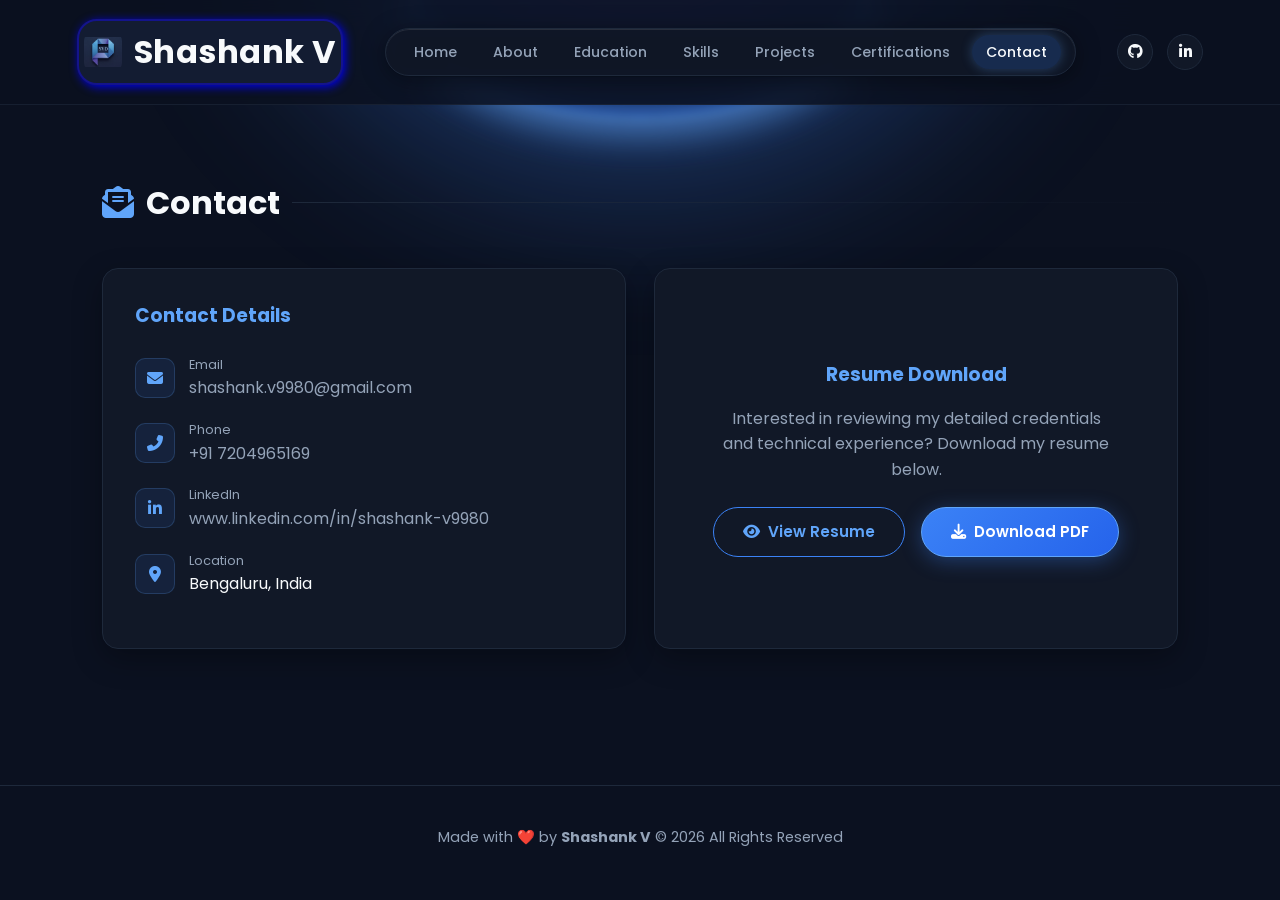
<file: contact.html>
<!DOCTYPE html>
<html lang="en">
<head>
    <meta charset="UTF-8">
    <meta name="viewport" content="width=device-width, initial-scale=1.0">
    <title>Contact | Shashank V</title>
    <link rel="preconnect" href="https://fonts.googleapis.com">
    <link rel="preconnect" href="https://fonts.gstatic.com" crossorigin>
    <link href="https://fonts.googleapis.com/css2?family=Poppins:wght@300;400;500;600;700;800&display=swap" rel="stylesheet">
    <link rel="stylesheet" href="https://cdnjs.cloudflare.com/ajax/libs/font-awesome/6.4.0/css/all.min.css">
    <link rel="stylesheet" href="./style.css">
    <link rel="icon" href="./images/logo.png">
</head>
<body>
    <div class="cosmic-bg-glow"></div>
    <div class="cosmic-ring"></div>

    <header class="header">
        <a href="./index.html" class="logo-container">
            <img src="./images/logo.png" alt="Shashank V Logo" class="logo-img">
            <span class="logo-text">Shashank V</span>
        </a>
        <nav class="nav-pill">
            <a href="./index.html#home" class="nav-link">Home</a>
            <a href="./index.html#about" class="nav-link">About</a>
            <a href="./index.html#education" class="nav-link">Education</a>
            <a href="./index.html#skills" class="nav-link">Skills</a>
            <a href="./index.html#projects" class="nav-link">Projects</a>
            <a href="./index.html#certifications" class="nav-link">Certifications</a>
            <a href="./index.html#contact" class="nav-link active">Contact</a>
        </nav>
        <div class="header-socials">
            <a href="https://github.com" target="_blank" class="social-icon-btn" title="GitHub"><i class="fab fa-github"></i></a>
            <a href="https://www.linkedin.com/in/shashank-v9980" target="_blank" class="social-icon-btn" title="LinkedIn"><i class="fab fa-linkedin-in"></i></a>
        </div>
    </header>

    <section class="section" id="con">
        <h2 class="section-title"><i class="fas fa-envelope-open-text" style="color: var(--bright-blue);"></i> Contact</h2>
        <div class="flex-grid">
            <div class="card flex-col-2">
                <h3 style="margin-bottom: 1.5rem; color: var(--bright-blue);">Contact Details</h3>
                <a href="mailto:shashank.v9980@gmail.com" class="contact-item">
                    <div class="contact-icon"><i class="fas fa-envelope"></i></div>
                    <div>
                        <div style="font-size: 0.8rem; color: var(--secondary-text);">Email</div>
                        <div>shashank.v9980@gmail.com</div>
                    </div>
                </a>
                <a href="tel:+917204965169" class="contact-item">
                    <div class="contact-icon"><i class="fas fa-phone-alt"></i></div>
                    <div>
                        <div style="font-size: 0.8rem; color: var(--secondary-text);">Phone</div>
                        <div>+91 7204965169</div>
                    </div>
                </a>
                <a href="https://www.linkedin.com/in/shashank-v9980" target="_blank" class="contact-item">
                    <div class="contact-icon"><i class="fab fa-linkedin-in"></i></div>
                    <div>
                        <div style="font-size: 0.8rem; color: var(--secondary-text);">LinkedIn</div>
                        <div>www.linkedin.com/in/shashank-v9980</div>
                    </div>
                </a>
                <div class="contact-item">
                    <div class="contact-icon"><i class="fas fa-map-marker-alt"></i></div>
                    <div>
                        <div style="font-size: 0.8rem; color: var(--secondary-text);">Location</div>
                        <div style="color: var(--text-color);">Bengaluru, India</div>
                    </div>
                </div>
            </div>

            <div class="card flex-col-2" style="display: flex; flex-direction: column; justify-content: center; align-items: center; text-align: center;">
                <h3 style="margin-bottom: 1rem; color: var(--bright-blue);">Resume Download</h3>
                <p style="color: var(--secondary-text); margin-bottom: 1.5rem; max-width: 400px;">
                    Interested in reviewing my detailed credentials and technical experience? Download my resume below.
                </p>
                <div style="display: flex; gap: 1rem; flex-wrap: wrap; justify-content: center;">
                    <a href="./assets/Shashank resume-all.pdf" target="_blank" class="btn btn-secondary">
                        <i class="fas fa-eye"></i> View Resume
                    </a>
                    <a href="./assets/Shashank resume-all.pdf" download="" class="btn btn-primary">
                        <i class="fas fa-download"></i> Download PDF
                    </a>
                </div>
            </div>
        </div>
    </section>

    <footer class="footer">
        <p>Made with ❤️ by <strong>Shashank V</strong> © 2026 All Rights Reserved</p>
    </footer>
</body>
</html>
</file>
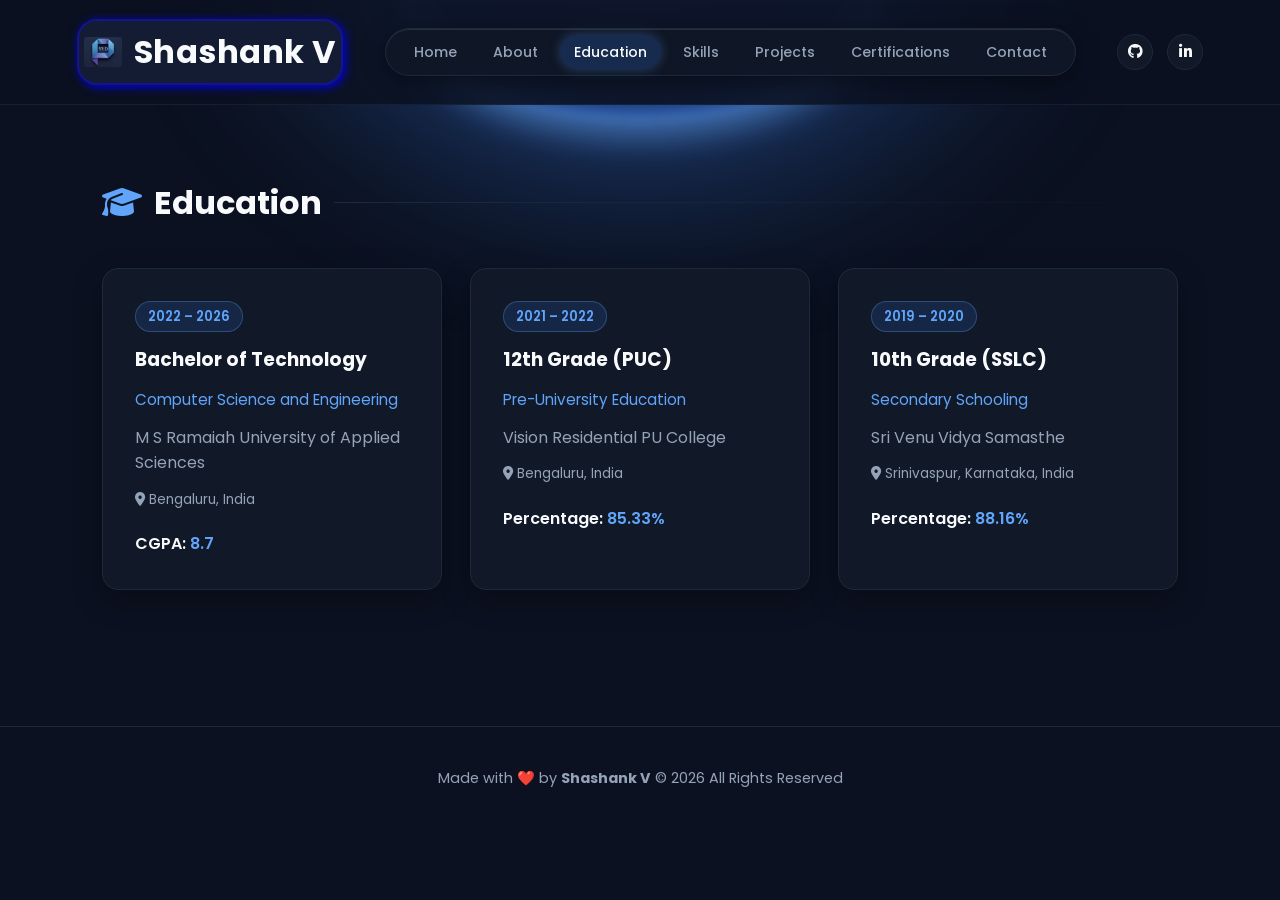
<file: education.html>
<!DOCTYPE html>
<html lang="en">
<head>
    <meta charset="UTF-8">
    <meta name="viewport" content="width=device-width, initial-scale=1.0">
    <title>Education | Shashank V</title>
    <link rel="preconnect" href="https://fonts.googleapis.com">
    <link rel="preconnect" href="https://fonts.gstatic.com" crossorigin>
    <link href="https://fonts.googleapis.com/css2?family=Poppins:wght@300;400;500;600;700;800&display=swap" rel="stylesheet">
    <link rel="stylesheet" href="https://cdnjs.cloudflare.com/ajax/libs/font-awesome/6.4.0/css/all.min.css">
    <link rel="stylesheet" href="./style.css">
    <link rel="icon" href="./images/logo.png">
</head>
<body>
    <div class="cosmic-bg-glow"></div>
    <div class="cosmic-ring"></div>

    <header class="header">
        <a href="./index.html" class="logo-container">
            <img src="./images/logo.png" alt="Shashank V Logo" class="logo-img">
            <span class="logo-text">Shashank V</span>
        </a>
        <nav class="nav-pill">
            <a href="./index.html#home" class="nav-link">Home</a>
            <a href="./index.html#about" class="nav-link">About</a>
            <a href="./index.html#education" class="nav-link active">Education</a>
            <a href="./index.html#skills" class="nav-link">Skills</a>
            <a href="./index.html#projects" class="nav-link">Projects</a>
            <a href="./index.html#certifications" class="nav-link">Certifications</a>
            <a href="./index.html#contact" class="nav-link">Contact</a>
        </nav>
        <div class="header-socials">
            <a href="https://github.com" target="_blank" class="social-icon-btn" title="GitHub"><i class="fab fa-github"></i></a>
            <a href="https://www.linkedin.com/in/shashank-v9980" target="_blank" class="social-icon-btn" title="LinkedIn"><i class="fab fa-linkedin-in"></i></a>
        </div>
    </header>

    <section class="section" id="edu">
        <h2 class="section-title"><i class="fas fa-graduation-cap" style="color: var(--bright-blue);"></i> Education</h2>
        <div class="flex-grid">
            <div class="card flex-col-3 timeline-card">
                <span class="badge">2022 – 2026</span>
                <h3 style="color: var(--text-color);">Bachelor of Technology</h3>
                <p style="color: var(--bright-blue); font-size: 0.95rem;">Computer Science and Engineering</p>
                <p style="color: var(--secondary-text);">M S Ramaiah University of Applied Sciences</p>
                <p style="color: var(--secondary-text); font-size: 0.85rem;"><i class="fas fa-map-marker-alt"></i> Bengaluru, India</p>
                <div style="margin-top: 0.5rem; font-weight: 600; color: var(--text-color);">
                    CGPA: <span style="color: var(--bright-blue);">8.7</span>
                </div>
            </div>

            <div class="card flex-col-3 timeline-card">
                <span class="badge">2021 – 2022</span>
                <h3 style="color: var(--text-color);">12th Grade (PUC)</h3>
                <p style="color: var(--bright-blue); font-size: 0.95rem;">Pre-University Education</p>
                <p style="color: var(--secondary-text);">Vision Residential PU College</p>
                <p style="color: var(--secondary-text); font-size: 0.85rem;"><i class="fas fa-map-marker-alt"></i> Bengaluru, India</p>
                <div style="margin-top: 0.5rem; font-weight: 600; color: var(--text-color);">
                    Percentage: <span style="color: var(--bright-blue);">85.33%</span>
                </div>
            </div>

            <div class="card flex-col-3 timeline-card">
                <span class="badge">2019 – 2020</span>
                <h3 style="color: var(--text-color);">10th Grade (SSLC)</h3>
                <p style="color: var(--bright-blue); font-size: 0.95rem;">Secondary Schooling</p>
                <p style="color: var(--secondary-text);">Sri Venu Vidya Samasthe</p>
                <p style="color: var(--secondary-text); font-size: 0.85rem;"><i class="fas fa-map-marker-alt"></i> Srinivaspur, Karnataka, India</p>
                <div style="margin-top: 0.5rem; font-weight: 600; color: var(--text-color);">
                    Percentage: <span style="color: var(--bright-blue);">88.16%</span>
                </div>
            </div>
        </div>
    </section>

    <footer class="footer">
        <p>Made with ❤️ by <strong>Shashank V</strong> © 2026 All Rights Reserved</p>
    </footer>
</body>
</html>
</file>
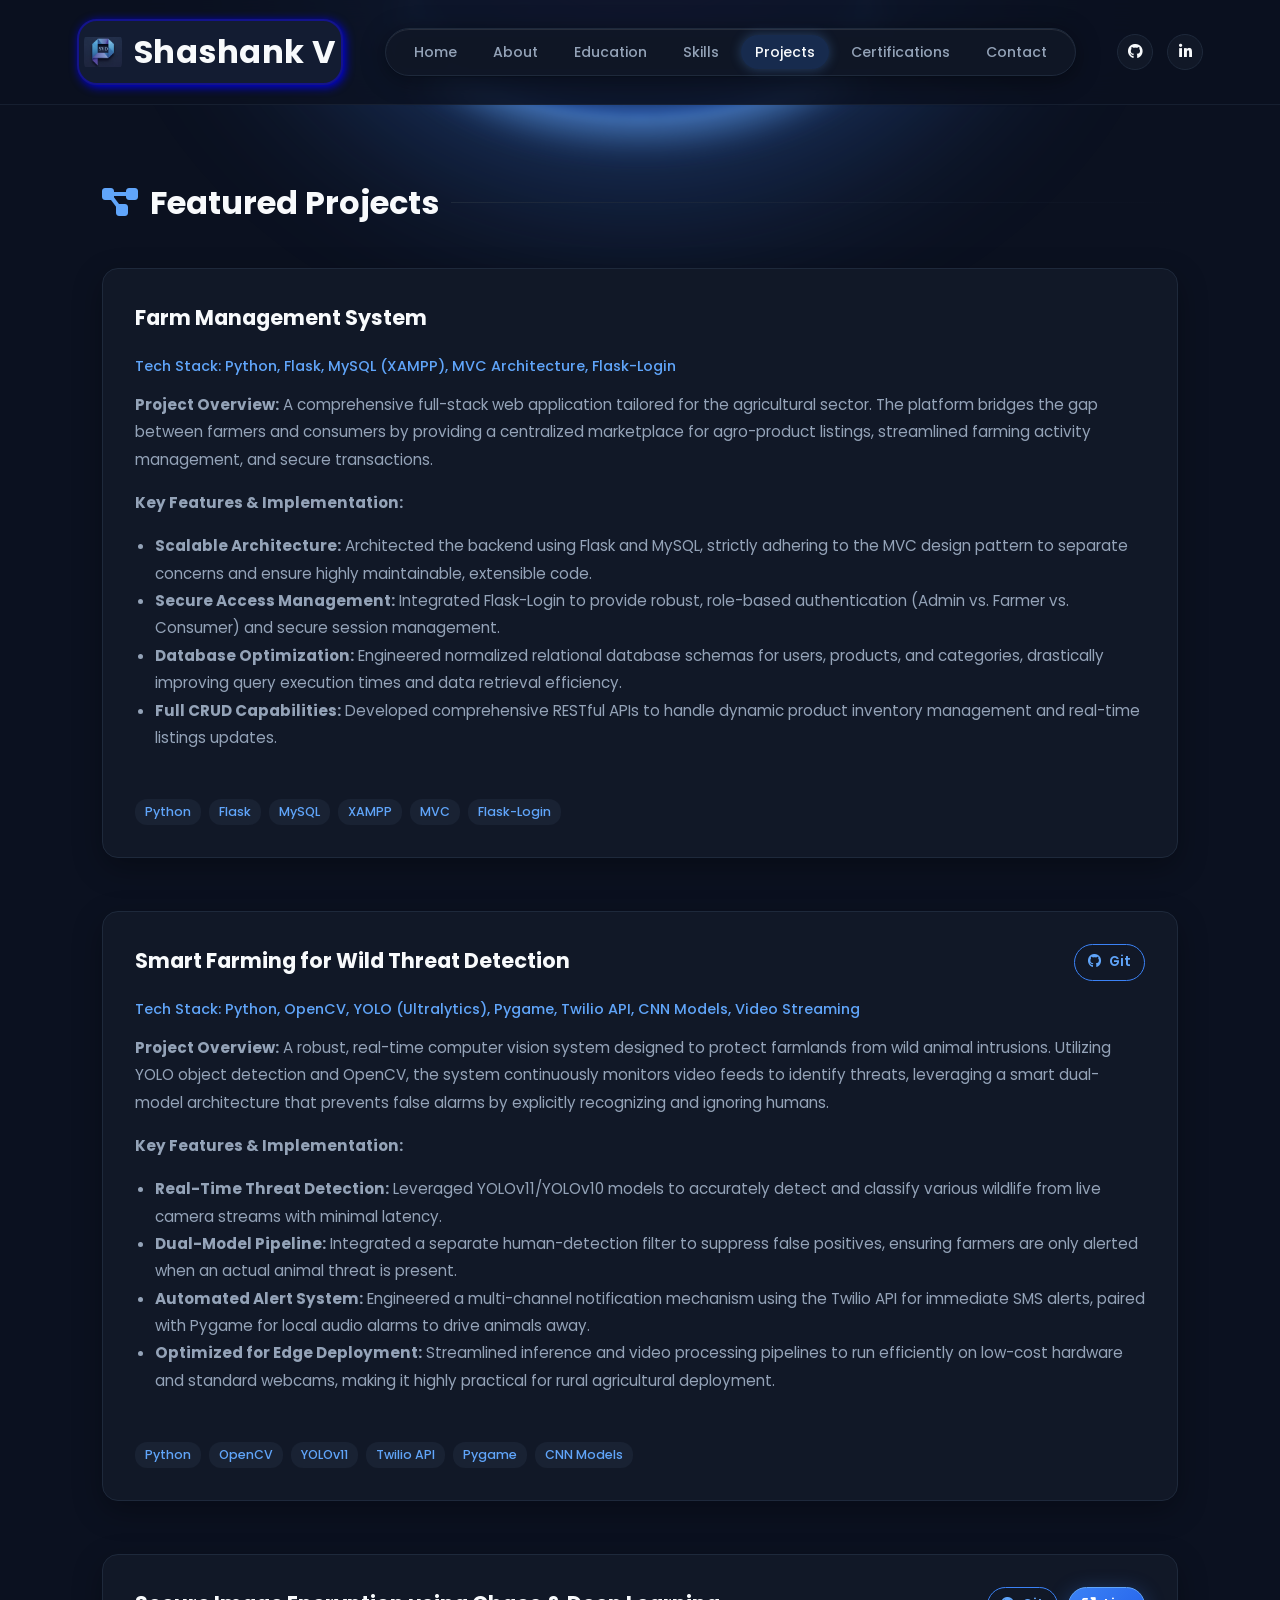
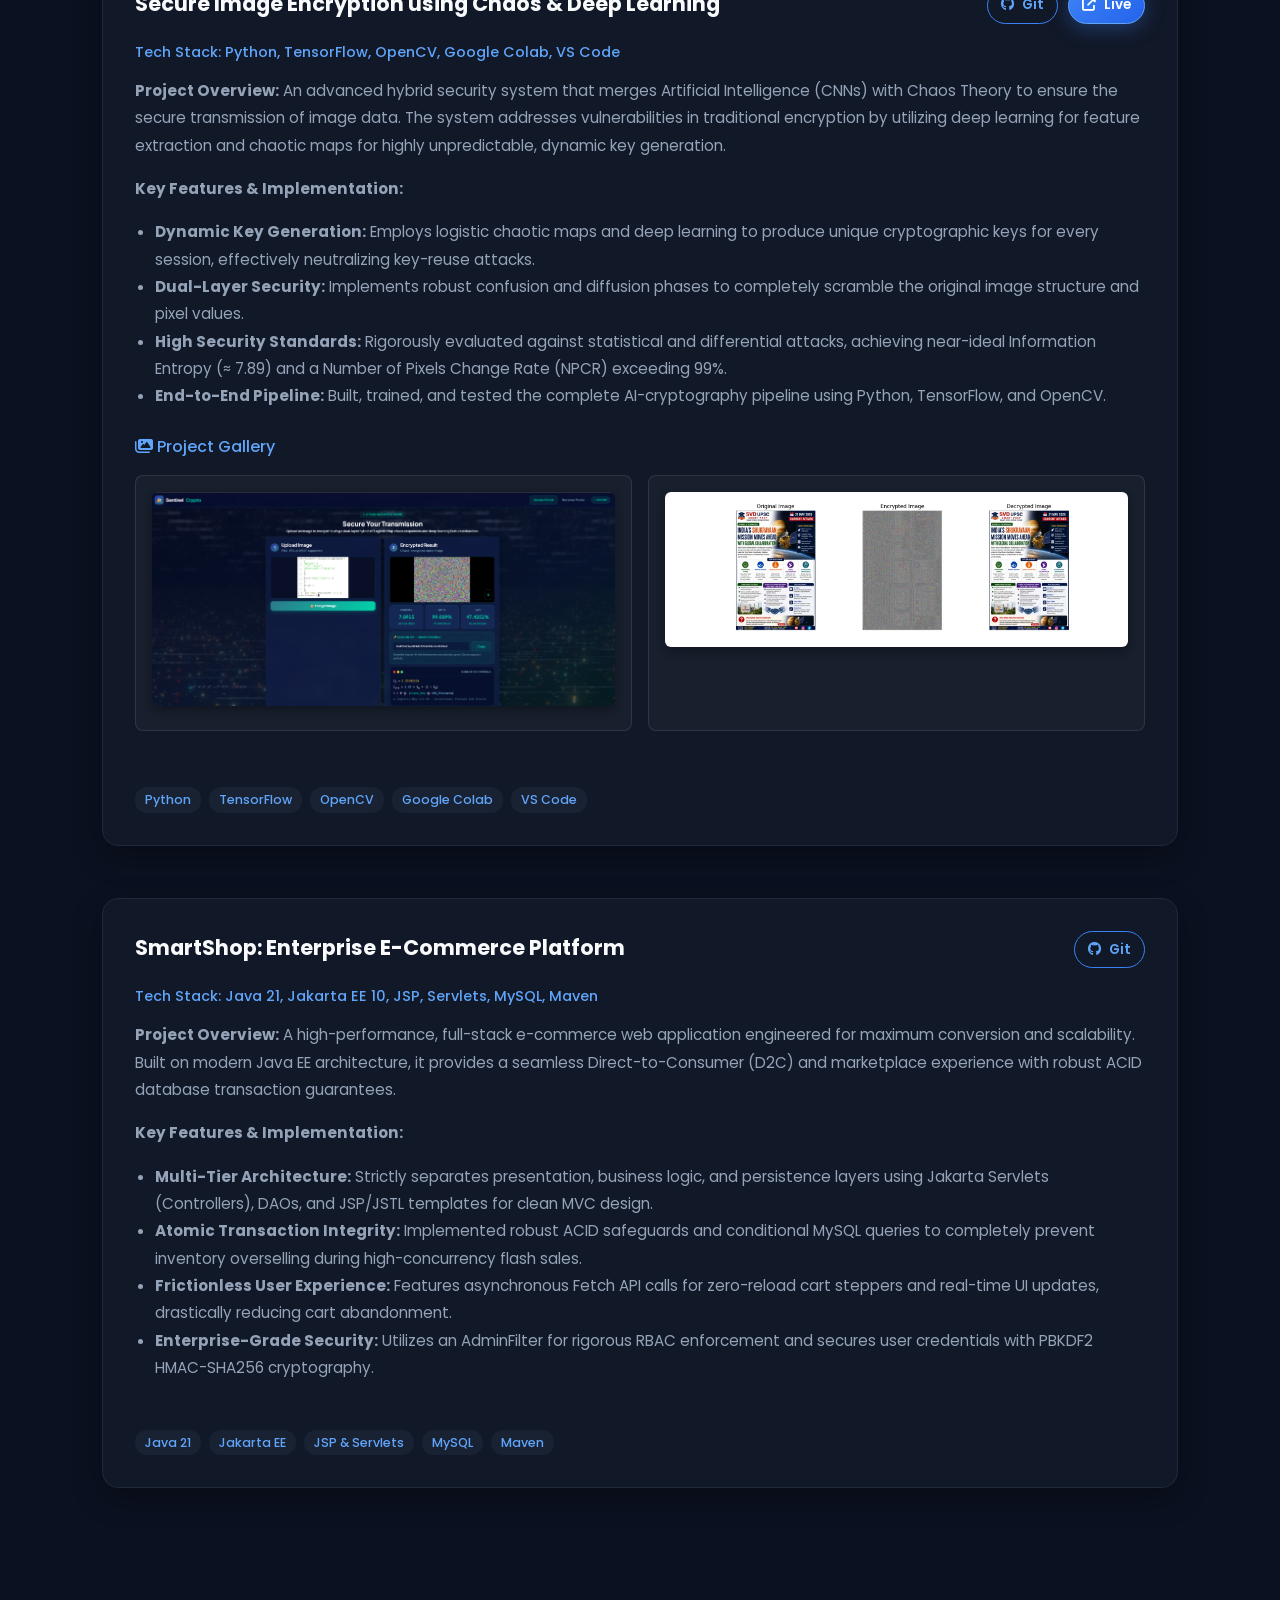
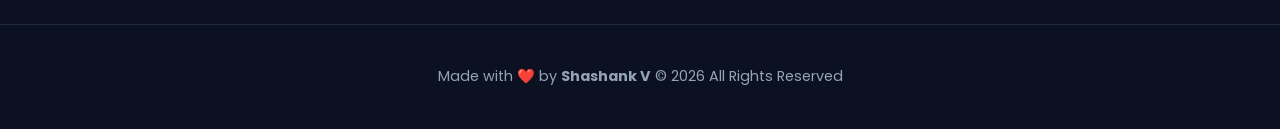
<file: project.html>
<!DOCTYPE html>
<html lang="en">

<head>
    <meta charset="UTF-8">
    <meta name="viewport" content="width=device-width, initial-scale=1.0">
    <title>Projects | Shashank V</title>
    <link rel="preconnect" href="https://fonts.googleapis.com">
    <link rel="preconnect" href="https://fonts.gstatic.com" crossorigin>
    <link href="https://fonts.googleapis.com/css2?family=Poppins:wght@300;400;500;600;700;800&display=swap"
        rel="stylesheet">
    <link rel="stylesheet" href="https://cdnjs.cloudflare.com/ajax/libs/font-awesome/6.4.0/css/all.min.css">
    <link rel="stylesheet" href="./style.css?v=4">
    <link rel="icon" href="./images/logo.png">
</head>

<body>
    <div class="cosmic-bg-glow"></div>
    <div class="cosmic-ring"></div>

    <header class="header">
        <a href="./index.html" class="logo-container">
            <img src="./images/logo.png" alt="Shashank V Logo" class="logo-img">
            <span class="logo-text">Shashank V</span>
        </a>
        <nav class="nav-pill">
            <a href="./index.html#home" class="nav-link">Home</a>
            <a href="./index.html#about" class="nav-link">About</a>
            <a href="./index.html#education" class="nav-link">Education</a>
            <a href="./index.html#skills" class="nav-link">Skills</a>
            <a href="./project.html" class="nav-link active">Projects</a>
            <a href="./index.html#certifications" class="nav-link">Certifications</a>
            <a href="./index.html#contact" class="nav-link">Contact</a>
        </nav>
        <div class="header-socials">
            <a href="https://github.com" target="_blank" class="social-icon-btn" title="GitHub"><i
                    class="fab fa-github"></i></a>
            <a href="https://www.linkedin.com/in/shashank-v9980" target="_blank" class="social-icon-btn"
                title="LinkedIn"><i class="fab fa-linkedin-in"></i></a>
        </div>
    </header>

    <section class="section" id="pro">
        <h2 class="section-title"><i class="fas fa-project-diagram" style="color: var(--bright-blue);"></i> Featured
            Projects</h2>
        <div class="flex-grid">

            <!-- Project 1: Farm Management System -->
            <div class="card flex-col-1 project-card" id="project1" style="margin-bottom: 1.5rem;">
                <div class="project-header">
                    <h3 class="project-title">Farm Management System</h3>
                    <!-- <div class="project-actions">
                        <a href="#" target="_blank" class="btn btn-secondary"><i class="fab fa-github"></i> Git</a>
                        <a href="#" target="_blank" class="btn btn-primary"><i class="fas fa-external-link-alt"></i>
                            Live</a>
                    </div> -->
                </div>
                <div class="project-body">
                    <p class="project-techline">Tech Stack: Python, Flask, MySQL (XAMPP), MVC Architecture, Flask-Login
                    </p>
                    <div class="project-overview">
                        <p>
                            <strong>Project Overview:</strong> A comprehensive full-stack web application tailored for
                            the agricultural sector. The platform bridges the gap between farmers and consumers by
                            providing a centralized marketplace for agro-product listings, streamlined farming activity
                            management, and secure transactions.
                        </p>
                        <p><strong>Key Features & Implementation:</strong></p>
                        <ul>
                            <li><strong>Scalable Architecture:</strong> Architected the backend using Flask and MySQL,
                                strictly adhering to the MVC design pattern to separate concerns and ensure highly
                                maintainable, extensible code.</li>
                            <li><strong>Secure Access Management:</strong> Integrated Flask-Login to provide robust,
                                role-based authentication (Admin vs. Farmer vs. Consumer) and secure session
                                management.</li>
                            <li><strong>Database Optimization:</strong> Engineered normalized relational database
                                schemas
                                for users, products, and categories, drastically improving query execution times and
                                data
                                retrieval efficiency.</li>
                            <li><strong>Full CRUD Capabilities:</strong> Developed comprehensive RESTful APIs to handle
                                dynamic product inventory management and real-time listings updates.</li>
                        </ul>
                    </div>

                    <!-- <div style="margin: 1.5rem 0;">
                        <p class="project-gallery-title"><i class="fas fa-images"></i> Project Gallery</p>
                        <div class="project-gallery-grid">
                            <div class="project-gallery-item">
                                <p style="color: var(--secondary-text); font-size: 0.85rem; margin-bottom: 0.5rem;">[
                                    Upload / Add Image 1 Here ]</p>
                                <!-- <img src="./images/project1-img1.jpg" alt="Farm Management - Dashboard"> -->
                            <!-- </div>
                            <div class="project-gallery-item">
                                <!-- <img src="./images/project1-img2.jpg" alt="Farm Management - Products"> -->
                            <!-- </div>
                            <div class="project-gallery-item">
                                <!-- <img src="./images/project1-img3.jpg" alt="Farm Management - Login"> -->
                            <!-- </div>
                        </div>
                    </div> -->
                </div>
                <div style="margin-top: 1rem;">
                    <div class="tech-stack">
                        <span class="tech-badge">Python</span>
                        <span class="tech-badge">Flask</span>
                        <span class="tech-badge">MySQL</span>
                        <span class="tech-badge">XAMPP</span>
                        <span class="tech-badge">MVC</span>
                        <span class="tech-badge">Flask-Login</span>
                    </div>
                </div>
            </div>

            <!-- Project 2: Smart Farming for Wild Threat Detection -->
            <div class="card flex-col-1 project-card" id="project2" style="margin-bottom: 1.5rem;">
                <div class="project-header">
                    <h3 class="project-title">Smart Farming for Wild Threat Detection</h3>
                    <div class="project-actions">
                        <a href="https://github.com/Shashank-v19/git-Smart-Farming-for-Wild-Threat-Detection" target="_blank" class="btn btn-secondary"><i class="fab fa-github"></i> Git</a>
                        <!-- <a href="#" target="_blank" class="btn btn-primary"><i class="fas fa-external-link-alt"></i>
                            Live</a> -->
                    </div>
                </div>
                <div class="project-body">
                    <p class="project-techline">Tech Stack: Python, OpenCV, YOLO (Ultralytics), Pygame, Twilio API, CNN
                        Models, Video Streaming</p>
                    <div class="project-overview">
                        <p>
                            <strong>Project Overview:</strong> A robust, real-time computer vision system designed to
                            protect farmlands from wild animal intrusions. Utilizing YOLO object detection and OpenCV,
                            the system continuously monitors video feeds to identify threats, leveraging a smart
                            dual-model architecture that prevents false alarms by explicitly recognizing and ignoring
                            humans.
                        </p>
                        <p><strong>Key Features & Implementation:</strong></p>
                        <ul>
                            <li><strong>Real-Time Threat Detection:</strong> Leveraged YOLOv11/YOLOv10 models to
                                accurately detect and classify various wildlife from live camera streams with minimal
                                latency.</li>
                            <li><strong>Dual-Model Pipeline:</strong> Integrated a separate human-detection filter to
                                suppress false positives, ensuring farmers are only alerted when an actual animal threat
                                is present.</li>
                            <li><strong>Automated Alert System:</strong> Engineered a multi-channel notification
                                mechanism using the Twilio API for immediate SMS alerts, paired with Pygame for local
                                audio alarms to drive animals away.</li>
                            <li><strong>Optimized for Edge Deployment:</strong> Streamlined inference and video
                                processing pipelines to run efficiently on low-cost hardware and standard webcams,
                                making it highly practical for rural agricultural deployment.</li>
                        </ul>
                    </div>

                    <!-- <div style="margin: 1.5rem 0;">
                        <p class="project-gallery-title"><i class="fas fa-images"></i> Project Gallery</p>
                        <div class="project-gallery-grid">
                            <div class="project-gallery-item">
                                <p style="color: var(--secondary-text); font-size: 0.85rem; margin-bottom: 0.5rem;">
                                    this shows given action</p>
                                <img src="./images/secure image 1.png" alt="Smart Farming - Detection Output">
                            </div>
                            <div class="project-gallery-item">
                                <!-- <img src="./images/project2-img2.jpg" alt="Smart Farming - Alert System"> -->
                            <!-- </div>
                            <div class="project-gallery-item">
                                <!-- <img src="./images/project2-img3.jpg" alt="Smart Farming - Architecture"> -->
                            <!-- </div>
                        </div>
                    </div> -->
                </div>
                <div style="margin-top: 1rem;">
                    <div class="tech-stack">
                        <span class="tech-badge">Python</span>
                        <span class="tech-badge">OpenCV</span>
                        <span class="tech-badge">YOLOv11</span>
                        <span class="tech-badge">Twilio API</span>
                        <span class="tech-badge">Pygame</span>
                        <span class="tech-badge">CNN Models</span>
                    </div>
                </div>
            </div>

            <!-- Project 3: AI-Driven Secure Image Encryption -->
            <div class="card flex-col-1 project-card" id="project3" style="margin-bottom: 1.5rem;">
                <div class="project-header">
                    <h3 class="project-title">Secure Image Encryption using Chaos & Deep Learning</h3>
                    <div class="project-actions">
                        <a href="https://github.com/Shashank-v19/Sentinel-crypto" target="_blank"
                            class="btn btn-secondary"><i class="fab fa-github"></i> Git</a>
                        <a href="https://sentinel-crypto-psxz.vercel.app/" target="_blank" class="btn btn-primary"><i
                                class="fas fa-external-link-alt"></i> Live</a>
                    </div>
                </div>
                <div class="project-body">
                    <p class="project-techline">Tech Stack: Python, TensorFlow, OpenCV, Google Colab, VS Code</p>
                    <div class="project-overview">
                        <p>
                            <strong>Project Overview:</strong> An advanced hybrid security system that merges Artificial
                            Intelligence (CNNs) with Chaos Theory to ensure the secure transmission of image data. The
                            system addresses vulnerabilities in traditional encryption by utilizing deep learning for
                            feature extraction and chaotic maps for highly unpredictable, dynamic key generation.
                        </p>
                        <p><strong>Key Features & Implementation:</strong></p>
                        <ul>
                            <li><strong>Dynamic Key Generation:</strong> Employs logistic chaotic maps and deep learning
                                to produce unique cryptographic keys for every session, effectively neutralizing
                                key-reuse attacks.</li>
                            <li><strong>Dual-Layer Security:</strong> Implements robust confusion and diffusion phases
                                to completely scramble the original image structure and pixel values.</li>
                            <li><strong>High Security Standards:</strong> Rigorously evaluated against statistical and
                                differential attacks, achieving near-ideal Information Entropy (≈ 7.89) and a Number of
                                Pixels Change Rate (NPCR) exceeding 99%.</li>
                            <li><strong>End-to-End Pipeline:</strong> Built, trained, and tested the complete
                                AI-cryptography pipeline using Python, TensorFlow, and OpenCV.</li>
                        </ul>
                    </div>

                    <div style="margin: 1.5rem 0;">
                        <p class="project-gallery-title"><i class="fas fa-images"></i> Project Gallery</p>
                        <div class="project-gallery-grid">
                            <div class="project-gallery-item">
                                <img src="./images/secure image 1.png" alt="Secure Image Encryption - Output">
                            </div>
                            <div class="project-gallery-item">
                                <img src="./images/secure image 2.jpeg" alt="Secure Image Encryption - Pipeline">
                            </div>
                            <!--<div class="project-gallery-item">
                                <!-- <img src="./images/project3-img3.jpg" alt="Secure Image Encryption - Metrics"> -->
                            <!-- </div> -->
                        </div>
                    </div>
                </div>
                <div style="margin-top: 1rem;">
                    <div class="tech-stack">
                        <span class="tech-badge">Python</span>
                        <span class="tech-badge">TensorFlow</span>
                        <span class="tech-badge">OpenCV</span>
                        <span class="tech-badge">Google Colab</span>
                        <span class="tech-badge">VS Code</span>
                    </div>
                </div>
            </div>

            <!-- Project 4: SmartShop E-Commerce -->
            <div class="card flex-col-1 project-card" id="project4">
                <div class="project-header">
                    <h3 class="project-title">SmartShop: Enterprise E-Commerce Platform</h3>
                    <div class="project-actions">
                        <a href="https://github.com/Shashank-v19/SMARTSHOP" target="_blank" class="btn btn-secondary"><i class="fab fa-github"></i> Git</a>
                        <!-- <a href="#" target="_blank" class="btn btn-primary"><i class="fas fa-external-link-alt"></i>
                            Live</a> -->
                    </div>
                </div>
                <div class="project-body">
                    <p class="project-techline">Tech Stack: Java 21, Jakarta EE 10, JSP, Servlets, MySQL, Maven</p>
                    <div class="project-overview">
                        <p>
                            <strong>Project Overview:</strong> A high-performance, full-stack e-commerce web application
                            engineered for maximum conversion and scalability. Built on modern Java EE architecture, it
                            provides a seamless Direct-to-Consumer (D2C) and marketplace experience with robust ACID
                            database transaction guarantees.
                        </p>
                        <p><strong>Key Features & Implementation:</strong></p>
                        <ul>
                            <li><strong>Multi-Tier Architecture:</strong> Strictly separates presentation, business
                                logic, and persistence layers using Jakarta Servlets (Controllers), DAOs, and JSP/JSTL
                                templates for clean MVC design.</li>
                            <li><strong>Atomic Transaction Integrity:</strong> Implemented robust ACID safeguards and
                                conditional MySQL queries to completely prevent inventory overselling during
                                high-concurrency flash sales.</li>
                            <li><strong>Frictionless User Experience:</strong> Features asynchronous Fetch API calls for
                                zero-reload cart steppers and real-time UI updates, drastically reducing cart
                                abandonment.</li>
                            <li><strong>Enterprise-Grade Security:</strong> Utilizes an <code>AdminFilter</code> for
                                rigorous RBAC enforcement and secures user credentials with PBKDF2 HMAC-SHA256
                                cryptography.</li>
                        </ul>
                    </div>

                    <!-- <div style="margin: 1.5rem 0;">
                        <p class="project-gallery-title"><i class="fas fa-images"></i> Project Gallery</p>
                        <div class="project-gallery-grid">
                            <div class="project-gallery-item">
                                <!-- <img src="./images/project4-img1.jpg" alt="SmartShop - Home Page"> -->
                            <!-- </div>
                            <div class="project-gallery-item">
                                <!-- <img src="./images/project4-img2.jpg" alt="SmartShop - Cart"> -->
                            <!-- </div>
                            <div class="project-gallery-item">
                                <!-- <img src="./images/project4-img3.jpg" alt="SmartShop - Admin Panel"> -->
                            <!-- </div>
                        </div>
                    </div> -->
                </div>
                <div style="margin-top: 1rem;">
                    <div class="tech-stack">
                        <span class="tech-badge">Java 21</span>
                        <span class="tech-badge">Jakarta EE</span>
                        <span class="tech-badge">JSP & Servlets</span>
                        <span class="tech-badge">MySQL</span>
                        <span class="tech-badge">Maven</span>
                    </div>
                </div>
            </div>

        </div>
    </section>

    <footer class="footer">
        <p>Made with ❤️ by <strong>Shashank V</strong> © 2026 All Rights Reserved</p>
    </footer>
</body>

</html>
</file>
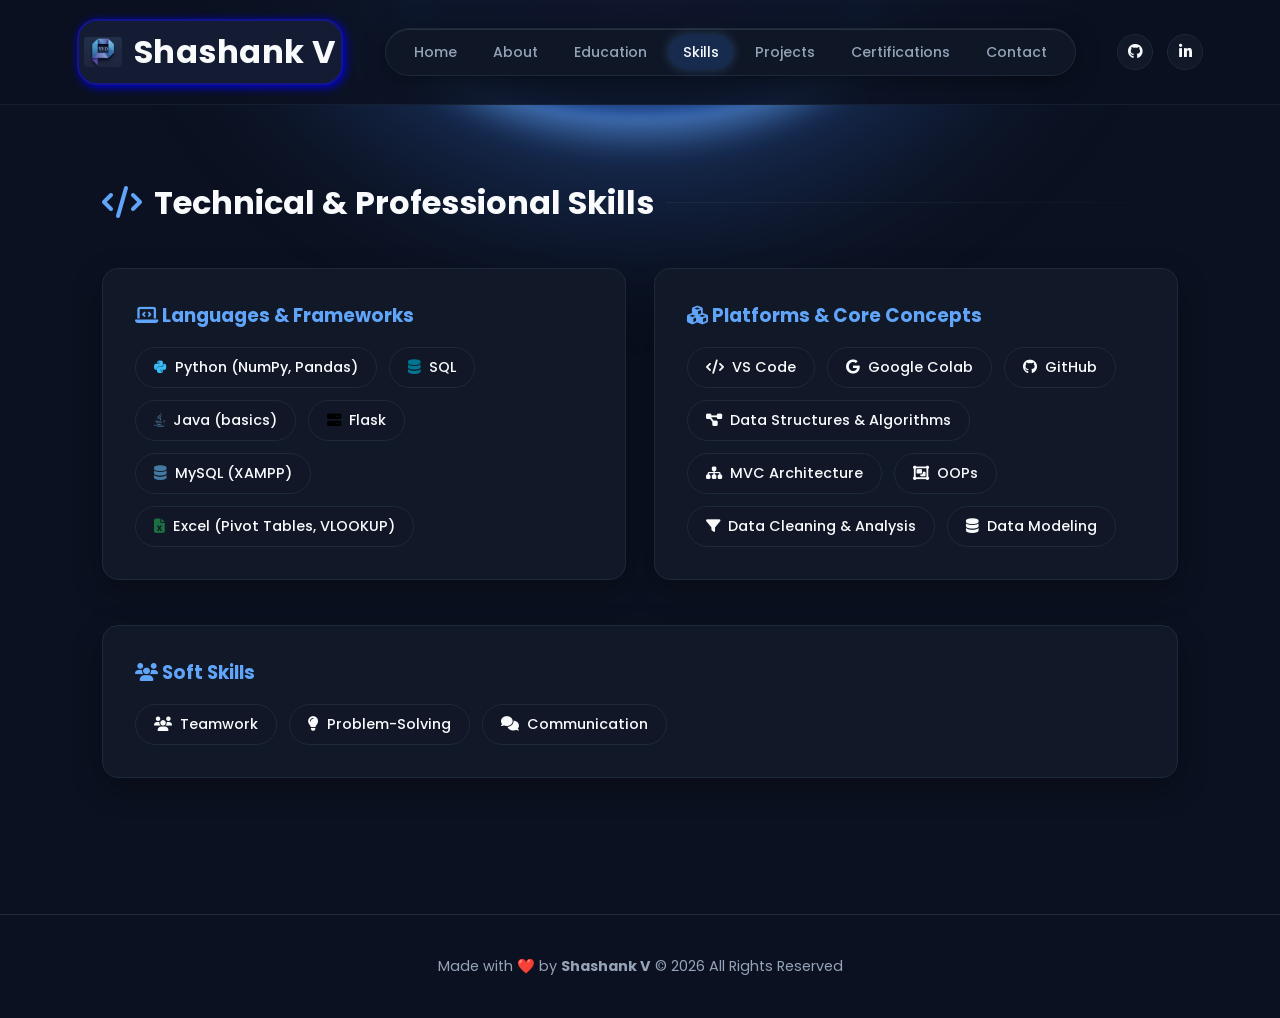
<file: skill.html>
<!DOCTYPE html>
<html lang="en">
<head>
    <meta charset="UTF-8">
    <meta name="viewport" content="width=device-width, initial-scale=1.0">
    <title>Skills | Shashank V</title>
    <link rel="preconnect" href="https://fonts.googleapis.com">
    <link rel="preconnect" href="https://fonts.gstatic.com" crossorigin>
    <link href="https://fonts.googleapis.com/css2?family=Poppins:wght@300;400;500;600;700;800&display=swap" rel="stylesheet">
    <link rel="stylesheet" href="https://cdnjs.cloudflare.com/ajax/libs/font-awesome/6.4.0/css/all.min.css">
    <link rel="stylesheet" href="./style.css">
    <link rel="icon" href="./images/logo.png">
</head>
<body>
    <div class="cosmic-bg-glow"></div>
    <div class="cosmic-ring"></div>

    <header class="header">
        <a href="./index.html" class="logo-container">
            <img src="./images/logo.png" alt="Shashank V Logo" class="logo-img">
            <span class="logo-text">Shashank V</span>
        </a>
        <nav class="nav-pill">
            <a href="./index.html#home" class="nav-link">Home</a>
            <a href="./index.html#about" class="nav-link">About</a>
            <a href="./index.html#education" class="nav-link">Education</a>
            <a href="./index.html#skills" class="nav-link active">Skills</a>
            <a href="./index.html#projects" class="nav-link">Projects</a>
            <a href="./index.html#certifications" class="nav-link">Certifications</a>
            <a href="./index.html#contact" class="nav-link">Contact</a>
        </nav>
        <div class="header-socials">
            <a href="https://github.com" target="_blank" class="social-icon-btn" title="GitHub"><i class="fab fa-github"></i></a>
            <a href="https://www.linkedin.com/in/shashank-v9980" target="_blank" class="social-icon-btn" title="LinkedIn"><i class="fab fa-linkedin-in"></i></a>
        </div>
    </header>

    <section class="section" id="skills">
        <h2 class="section-title"><i class="fas fa-code" style="color: var(--bright-blue);"></i> Technical & Professional Skills</h2>
        <div class="flex-grid">
            <!-- Languages & Tools -->
            <div class="card flex-col-2">
                <h3 style="margin-bottom: 1rem; color: var(--bright-blue);"><i class="fas fa-laptop-code"></i> Languages & Frameworks</h3>
                <div class="skills-container">
                    <span class="skill-tag"><i class="fab fa-python" style="color: #38BDF8;"></i> Python (NumPy, Pandas)</span>
                    <span class="skill-tag"><i class="fas fa-database" style="color: #00758F;"></i> SQL</span>
                    <span class="skill-tag"><i class="fab fa-java" style="color: #5382A1;"></i> Java (basics)</span>
                    <span class="skill-tag"><i class="fas fa-server" style="color: #000000;"></i> Flask</span>
                    <span class="skill-tag"><i class="fas fa-database" style="color: #4479A1;"></i> MySQL (XAMPP)</span>
                    <span class="skill-tag"><i class="fas fa-file-excel" style="color: #1D6F42;"></i> Excel (Pivot Tables, VLOOKUP)</span>
                </div>
            </div>

            <!-- Platforms & Concepts -->
            <div class="card flex-col-2">
                <h3 style="margin-bottom: 1rem; color: var(--bright-blue);"><i class="fas fa-cubes"></i> Platforms & Core Concepts</h3>
                <div class="skills-container">
                    <span class="skill-tag"><i class="fas fa-code"></i> VS Code</span>
                    <span class="skill-tag"><i class="fab fa-google"></i> Google Colab</span>
                    <span class="skill-tag"><i class="fab fa-github"></i> GitHub</span>
                    <span class="skill-tag"><i class="fas fa-project-diagram"></i> Data Structures & Algorithms</span>
                    <span class="skill-tag"><i class="fas fa-sitemap"></i> MVC Architecture</span>
                    <span class="skill-tag"><i class="fas fa-object-group"></i> OOPs</span>
                    <span class="skill-tag"><i class="fas fa-filter"></i> Data Cleaning & Analysis</span>
                    <span class="skill-tag"><i class="fas fa-database"></i> Data Modeling</span>
                </div>
            </div>

            <!-- Soft Skills -->
            <div class="card flex-col-1" style="margin-top: 1rem;">
                <h3 style="margin-bottom: 1rem; color: var(--bright-blue);"><i class="fas fa-users"></i> Soft Skills</h3>
                <div class="skills-container">
                    <span class="skill-tag"><i class="fas fa-users"></i> Teamwork</span>
                    <span class="skill-tag"><i class="fas fa-lightbulb"></i> Problem-Solving</span>
                    <span class="skill-tag"><i class="fas fa-comments"></i> Communication</span>
                </div>
            </div>
        </div>
    </section>

    <footer class="footer">
        <p>Made with ❤️ by <strong>Shashank V</strong> © 2026 All Rights Reserved</p>
    </footer>
</body>
</html>
</file>
<file: style.css>
/* ==========================================================================
   PREMIUM PORTFOLIO STYLESHEET
   Built with Vanilla CSS, Flexbox & Google Font "Poppins"
   Designed for beginner readability & easy future updates
   ========================================================================== */

/* --------------------------------------------------------------------------
   1. GOOGLE FONTS IMPORT
   -------------------------------------------------------------------------- */
@import url('https://fonts.googleapis.com/css2?family=Poppins:wght@300;400;500;600;700;800&display=swap');

/* --------------------------------------------------------------------------
   2. COLOR PALETTE & DESIGN TOKENS (CSS VARIABLES)
   User Specified Color Scheme:
   - Background:     #0B1120 (Deep Dark Cosmic Navy)
   - Card:           #111827 (Dark Card Background)
   - Primary Blue:   #3B82F6 (Electric Accent Blue)
   - Bright Blue:    #60A5FA (Bright Glow Cyan/Blue)
   - Text:           #F8FAFC (Clean Light Heading & Body Text)
   - Secondary Text: #94A3B8 (Muted Slate Subtext)
   - Border:         #1E293B (Subtle Slate Border)
   -------------------------------------------------------------------------- */
:root {
  --bg-color: #0B1120;
  --card-bg: #111827;
  --primary-blue: #3B82F6;
  --bright-blue: #60A5FA;
  --text-color: #F8FAFC;
  --secondary-text: #94A3B8;
  --border-color: #1E293B;

  /* Additional visual polish variables */
  --glow-blue: rgba(59, 130, 246, 0.35);
  --glow-purple: rgba(168, 85, 247, 0.4);
  --transition-fast: all 0.3s ease;
  --font-main: 'Poppins', sans-serif;
}

/* --------------------------------------------------------------------------
   3. GLOBAL RESET & BASE STYLES
   -------------------------------------------------------------------------- */
* {
  margin: 0;
  padding: 0;
  box-sizing: border-box;
  font-family: var(--font-main);
}

html {
  scroll-behavior: smooth;
  scroll-padding-top: 35px;
}

body {
  background-color: var(--bg-color);
  color: var(--text-color);
  min-height: 100vh;
  overflow-x: hidden;
  position: relative;
  line-height: 1.6;
}

/* Cosmic Black-Hole Light Arc Glow at Top Center */
.cosmic-bg-glow {
  position: absolute;
  top: -150px;
  left: 50%;
  transform: translateX(-50%);
  width: 900px;
  height: 400px;
  background: radial-gradient(ellipse at top,
      rgba(168, 85, 247, 0.45) 0%,
      rgba(59, 130, 246, 0.35) 40%,
      rgba(11, 17, 32, 0) 75%);
  border-radius: 50%;
  filter: blur(60px);
  pointer-events: none;
  z-index: 0;
}

.cosmic-ring {
  position: absolute;
  top: -100px;
  left: 50%;
  transform: translateX(-50%);
  width: 450px;
  height: 220px;
  border-radius: 50%;
  border-bottom: 4px solid var(--bright-blue);
  box-shadow: 0 15px 35px var(--bright-blue), inset 0 -10px 20px var(--primary-blue);
  opacity: 0.6;
  filter: blur(4px);
  pointer-events: none;
  z-index: 0;
}

/* --------------------------------------------------------------------------
   4. HEADER & NAVBAR (Flexbox Layout)
   - Logo at top left
   - Floating pill navbar at top center
   - Social links at top right
   -------------------------------------------------------------------------- */
.header {
  position: sticky;
  top: 0;
  z-index: 100;
  /* Flexbox: centers children vertically and pushes logo left & socials right */
  display: flex;
  align-items: center;
  justify-content: space-between;
  padding: 1.2rem 6%;
  background: rgba(11, 17, 32, 0.85);
  backdrop-filter: blur(16px);
  -webkit-backdrop-filter: blur(16px);
  border-bottom: 1px solid rgba(30, 41, 59, 0.6);
}

/* Top Left Logo Container */
.logo-container {
  display: flex;
  align-items: center;
  gap: 12px;
  text-decoration: none;
  border: 2px solid rgb(20, 20, 139);
  padding: 5px;
  border-radius: 20px;
  background-color: #131c32;
  box-shadow: 2px 2px 10px;
}

.logo-img {
  width: 38px;
  height: 38px;
  object-fit: contain;
  border-radius: 8px;
}

.logo-text {
  font-size: 2.01rem;
  font-weight: 700;
  color: var(--text-color);
  letter-spacing: 0.5px;
}

/* Floating Center Pill Navigation */
.nav-pill {
  /* Flexbox: aligns navigation links in a horizontal row */
  display: flex;
  align-items: center;
  gap: 8px;
  background: rgba(17, 24, 39, 0.85);
  border: 1px solid var(--border-color);
  padding: 6px 14px;
  border-radius: 40px;
  box-shadow: 0 4px 25px rgba(0, 0, 0, 0.4), inset 0 1px 0 rgba(255, 255, 255, 0.1);
  backdrop-filter: blur(12px);
}

.nav-link {
  color: var(--secondary-text);
  text-decoration: none;
  font-size: 0.88rem;
  font-weight: 500;
  padding: 6px 14px;
  border-radius: 20px;
  transition: var(--transition-fast);
}

.nav-link:hover,
.nav-link.active {
  color: var(--text-color);
  background: rgba(59, 130, 246, 0.2);
  box-shadow: 0 0 12px rgba(96, 165, 250, 0.3);
}

/* Top Right Social Links */
.header-socials {
  display: flex;
  align-items: center;
  gap: 14px;
}

.social-icon-btn {
  width: 36px;
  height: 36px;
  border-radius: 50%;
  background: var(--card-bg);
  border: 1px solid var(--border-color);
  display: flex;
  align-items: center;
  justify-content: center;
  color: var(--text-color);
  text-decoration: none;
  font-size: 0.95rem;
  transition: var(--transition-fast);
}

.social-icon-btn:hover {
  color: #ffffff;
  background: var(--primary-blue);
  border-color: var(--bright-blue);
  box-shadow: 0 0 15px var(--glow-blue);
  transform: translateY(-2px);
}

/* --------------------------------------------------------------------------
   5. HERO SECTION (Flexbox 2-Column Layout)
   - Left: Greeting, Name, Description, Buttons, Social Row
   - Right: Circular Glowing Profile Picture
   -------------------------------------------------------------------------- */
.hero {
  position: relative;
  z-index: 1;
  scroll-margin-top: 25px;
  /* Flexbox: wrap content on smaller screens, space items evenly */
  display: flex;
  align-items: center;
  justify-content: space-between;
  padding: 4rem 8% 5rem;
  min-height: 82vh;
  gap: 3rem;
}

/* Left Hero Text Container */
.hero-content {
  flex: 1 1 520px;
  /* Takes up space flexibly */
}

.hero-subtitle {
  font-size: 1.4rem;
  font-weight: 500;
  color: var(--secondary-text);
  margin-bottom: 0.5rem;
}

.hero-title {
  font-size: 3.2rem;
  font-weight: 800;
  line-height: 1.2;
  margin-bottom: 1.2rem;
  color: var(--text-color);
}

.name-highlight {
  background: linear-gradient(135deg, var(--bright-blue) 0%, var(--primary-blue) 50%, #A855F7 100%);
  -webkit-background-clip: text;
  -webkit-text-fill-color: transparent;
  display: inline-block;
}

.hero-description {
  font-size: 1.05rem;
  color: var(--secondary-text);
  max-width: 600px;
  margin-bottom: 2rem;
  line-height: 1.7;
}

/* Button Group (Flexbox) */
.hero-buttons {
  display: flex;
  align-items: center;
  gap: 1.2rem;
  margin-bottom: 2.2rem;
}

.btn {
  display: inline-flex;
  align-items: center;
  gap: 8px;
  padding: 0.75rem 1.8rem;
  border-radius: 30px;
  font-size: 0.95rem;
  font-weight: 600;
  text-decoration: none;
  cursor: pointer;
  transition: var(--transition-fast);
}

.btn-primary {
  background: linear-gradient(135deg, var(--primary-blue), #2563EB);
  color: #ffffff;
  border: 1px solid var(--bright-blue);
  box-shadow: 0 4px 20px var(--glow-blue);
}

.btn-primary:hover {
  transform: translateY(-3px);
  box-shadow: 0 6px 25px rgba(59, 130, 246, 0.6);
  background: linear-gradient(135deg, var(--bright-blue), var(--primary-blue));
}

.btn-secondary {
  background: transparent;
  color: var(--bright-blue);
  border: 1.5px solid var(--primary-blue);
}

.btn-secondary:hover {
  transform: translateY(-3px);
  background: rgba(59, 130, 246, 0.15);
  box-shadow: 0 0 15px var(--glow-blue);
  color: #ffffff;
}

/* Social Row below hero buttons */
.social-row {
  display: flex;
  align-items: center;
  gap: 1rem;
}

.social-circle {
  width: 44px;
  height: 44px;
  border-radius: 50%;
  background: var(--card-bg);
  border: 1px solid var(--border-color);
  display: flex;
  align-items: center;
  justify-content: center;
  color: var(--bright-blue);
  text-decoration: none;
  font-size: 1.1rem;
  transition: var(--transition-fast);
}

.social-circle:hover {
  transform: translateY(-4px) scale(1.05);
  background: linear-gradient(135deg, var(--primary-blue), var(--bright-blue));
  color: #ffffff;
  border-color: var(--bright-blue);
  box-shadow: 0 0 20px var(--glow-blue);
}

/* Right Hero Profile Image Frame */
.hero-image-container {
  flex: 1 1 360px;
  display: flex;
  justify-content: center;
  align-items: center;
}

.avatar-frame {
  position: relative;
  width: 320px;
  height: 320px;
  border-radius: 50%;
  padding: 6px;
  /* Radiant glowing border matching template image */
  background: linear-gradient(135deg, var(--bright-blue), #A855F7, var(--primary-blue));
  box-shadow: 0 0 40px var(--glow-blue), 0 0 20px var(--glow-purple);
  animation: floatAnim 4s ease-in-out infinite;
}

.avatar-img {
  width: 100%;
  height: 100%;
  object-fit: cover;
  border-radius: 50%;
  background-color: var(--card-bg);
  border: 4px solid var(--bg-color);
  display: block;
}

@keyframes floatAnim {

  0%,
  100% {
    transform: translateY(0);
  }

  50% {
    transform: translateY(-10px);
  }
}

/* --------------------------------------------------------------------------
   6. SECTION CONTAINER & CARDS
   - Generic reusable styles for About, Skills, Projects, Education, etc.
   -------------------------------------------------------------------------- */
.section {
  padding: 4.5rem 8%;
  position: relative;
  z-index: 1;
  scroll-margin-top: 25px;
}

.section-title {
  font-size: 2rem;
  font-weight: 700;
  color: var(--text-color);
  margin-bottom: 2.5rem;
  display: flex;
  align-items: center;
  gap: 12px;
}

.section-title::after {
  content: '';
  flex: 1;
  height: 1px;
  background: linear-gradient(90deg, var(--border-color), transparent);
}

/* Card Component */
.card {
  background: var(--card-bg);
  border: 1px solid var(--border-color);
  border-radius: 16px;
  padding: 2rem;
  box-shadow: 0 10px 30px rgba(0, 0, 0, 0.3);
  transition: var(--transition-fast);
}

.card:hover {
  border-color: var(--primary-blue);
  box-shadow: 0 12px 35px var(--glow-blue);
  transform: translateY(-4px);
}

/* --------------------------------------------------------------------------
   7. FLEXBOX GRID SYSTEM FOR CARDS
   - Flexbox allows beginner-friendly responsive card layouts
   -------------------------------------------------------------------------- */
.flex-grid {
  display: flex;
  flex-wrap: wrap;
  gap: 1.8rem;
}

.flex-col-1 {
  flex: 1 1 100%;
}

.flex-col-2 {
  flex: 1 1 450px;
}

.flex-col-3 {
  flex: 1 1 320px;
}

/* --------------------------------------------------------------------------
   8. SPECIFIC SECTION CONTENT STYLES
   -------------------------------------------------------------------------- */

/* Education & Timeline */
.timeline-card {
  display: flex;
  flex-direction: column;
  gap: 0.8rem;
}

.badge {
  display: inline-block;
  background: rgba(59, 130, 246, 0.15);
  color: var(--bright-blue);
  border: 1px solid rgba(96, 165, 250, 0.3);
  padding: 4px 12px;
  border-radius: 20px;
  font-size: 0.82rem;
  font-weight: 600;
  width: fit-content;
}

/* Skills Badges */
.skills-container {
  display: flex;
  flex-wrap: wrap;
  gap: 12px;
  margin-top: 1rem;
}

.skill-tag {
  background: rgba(17, 24, 39, 0.9);
  border: 1px solid var(--border-color);
  color: var(--text-color);
  padding: 8px 18px;
  border-radius: 30px;
  font-size: 0.9rem;
  font-weight: 500;
  display: flex;
  align-items: center;
  gap: 8px;
  transition: var(--transition-fast);
}

.skill-tag:hover {
  border-color: var(--bright-blue);
  background: rgba(59, 130, 246, 0.15);
  color: var(--bright-blue);
  transform: translateY(-2px);
}

/* Project Cards */
.project-card {
  display: flex;
  flex-direction: column;
  justify-content: space-between;
  scroll-margin-top: 110px;
}

.project-title {
  font-size: 1.3rem;
  color: var(--text-color);
  margin-bottom: 0.8rem;
}

.project-title-link {
  color: var(--text-color);
  text-decoration: none;
  transition: var(--transition-fast);
}

.project-title-link:hover {
  color: var(--bright-blue);
}

.project-link-btn {
  display: inline-flex;
  align-items: center;
  gap: 8px;
  color: var(--bright-blue);
  font-size: 0.92rem;
  font-weight: 600;
  text-decoration: none;
  padding: 6px 14px;
  border-radius: 20px;
  background: rgba(59, 130, 246, 0.1);
  border: 1px solid rgba(96, 165, 250, 0.2);
  transition: var(--transition-fast);
}

.project-link-btn:hover {
  color: #ffffff;
  background: var(--primary-blue);
  border-color: var(--bright-blue);
  box-shadow: 0 0 15px var(--glow-blue);
  transform: translateX(4px);
}

.project-desc {
  color: var(--secondary-text);
  font-size: 0.95rem;
  margin-bottom: 1.2rem;
}

.tech-stack {
  display: flex;
  flex-wrap: wrap;
  gap: 8px;
  margin-top: 1rem;
}

.tech-badge {
  background: rgba(30, 41, 59, 0.6);
  color: var(--bright-blue);
  padding: 3px 10px;
  border-radius: 12px;
  font-size: 0.78rem;
  font-weight: 500;
}

/* Project Detail Page — Header with title + action links */
.project-header {
  display: flex;
  justify-content: space-between;
  align-items: flex-start;
  flex-wrap: wrap;
  gap: 10px;
}

.project-actions {
  display: flex;
  gap: 10px;
}

.project-actions .btn {
  padding: 0.4rem 0.8rem;
  font-size: 0.85rem;
}

/* Project Detail Page — Body content */
.project-body {
  margin-top: 0.5rem;
}

.project-techline {
  color: var(--bright-blue);
  font-weight: 500;
  font-size: 0.9rem;
  margin-bottom: 0.8rem;
}

.project-overview {
  color: var(--secondary-text);
  font-size: 0.95rem;
  line-height: 1.8;
}

.project-overview p {
  margin-bottom: 1rem;
}

.project-overview ul {
  margin-left: 1.2rem;
  margin-bottom: 1rem;
}

/* Project Gallery Grid */
.project-gallery-title {
  color: var(--bright-blue);
  font-weight: 500;
  margin-bottom: 1rem;
}

.project-gallery-grid {
  display: grid;
  grid-template-columns: repeat(auto-fit, minmax(250px, 1fr));
  gap: 1rem;
}

.project-gallery-item {
  text-align: center;
  background: rgba(255, 255, 255, 0.03);
  padding: 1rem;
  border-radius: 8px;
  border: 1px solid rgba(255, 255, 255, 0.1);
}

.project-gallery-item img {
  width: 100%;
  height: auto;
  border-radius: 6px;
  box-shadow: 0 4px 10px rgba(0, 0, 0, 0.3);
}

/* Index page — small icon links (Git/Live) on project cards */
.project-icon-links {
  display: flex;
  gap: 12px;
  margin-top: 5px;
}

.project-icon-link {
  color: var(--secondary-text);
  font-size: 1.1rem;
  transition: var(--transition-fast);
  text-decoration: none;
}

.project-icon-link:hover {
  color: var(--bright-blue);
}

/* Contact Details & Links */
.contact-item {
  display: flex;
  align-items: center;
  gap: 14px;
  margin-bottom: 1.2rem;
  color: var(--secondary-text);
  text-decoration: none;
  font-size: 1rem;
  transition: var(--transition-fast);
}

.contact-item:hover {
  color: var(--bright-blue);
  transform: translateX(5px);
}

.contact-icon {
  width: 40px;
  height: 40px;
  border-radius: 10px;
  background: rgba(59, 130, 246, 0.1);
  border: 1px solid rgba(96, 165, 250, 0.2);
  display: flex;
  align-items: center;
  justify-content: center;
  color: var(--bright-blue);
  flex-shrink: 0;
}

/* Clickable Card Links */
a.card {
  text-decoration: none;
  color: inherit;
  cursor: pointer;
}



/* Footer */
.footer {
  border-top: 1px solid var(--border-color);
  padding: 2.5rem 8%;
  text-align: center;
  color: var(--secondary-text);
  font-size: 0.9rem;
  background: rgba(11, 17, 32, 0.95);
  margin-top: 4rem;
}

.footer a {
  color: var(--bright-blue);
  text-decoration: none;
}

/* --------------------------------------------------------------------------
   9. RESPONSIVE DESIGN (Media Queries for Mobile & Tablet)
   -------------------------------------------------------------------------- */
@media (max-width: 900px) {
  html {
    scroll-padding-top: 80px;
  }

  .hero,
  .section,
  .project-card {
    scroll-margin-top: 80px;
  }

  .hero {
    flex-direction: column-reverse;
    text-align: center;
    padding-top: 2rem;
  }

  .hero-content {
    flex: 1 1 100%;
  }

  .hero-buttons,
  .social-row {
    justify-content: center;
  }

  .header {
    flex-direction: column;
    gap: 12px;
    padding: 1rem;
  }

  .avatar-frame {
    width: 250px;
    height: 250px;
  }

  .section {
    padding: 3rem 5%;
  }
}
</file>
